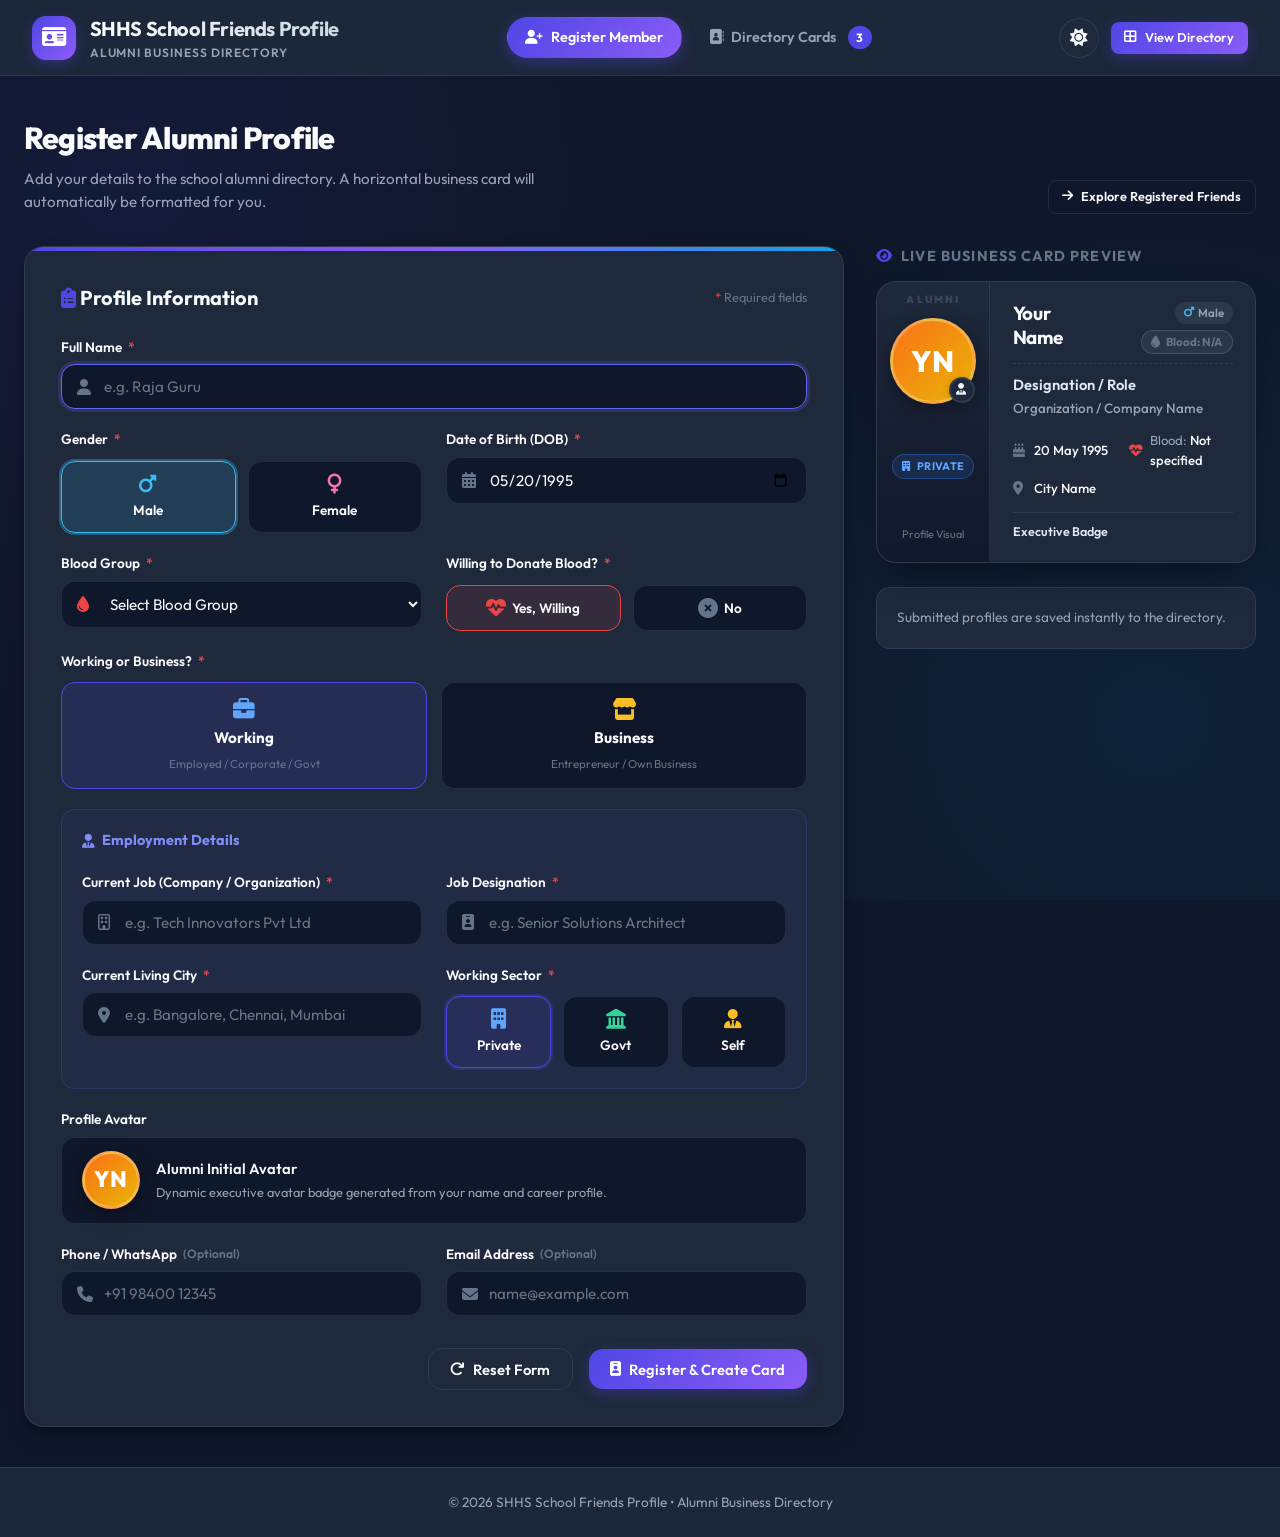
<file: index.html>
<!DOCTYPE html>
<html lang="en" data-theme="dark">

<head>
  <meta charset="UTF-8">
  <meta name="viewport" content="width=device-width, initial-scale=1.0">
  <title>SHHS School Friends Profile | Member Registration</title>

  <!-- Modern Google Fonts -->
  <link rel="preconnect" href="https://fonts.googleapis.com">
  <link rel="preconnect" href="https://fonts.gstatic.com" crossorigin>
  <link
    href="https://fonts.googleapis.com/css2?family=Outfit:wght@400;500;600;700;800&family=Plus+Jakarta+Sans:wght@400;500;600;700&display=swap"
    rel="stylesheet">

  <!-- Font Awesome Icons -->
  <link rel="stylesheet" href="https://cdnjs.cloudflare.com/ajax/libs/font-awesome/6.5.1/css/all.min.css">

  <!-- Custom Styles -->
  <link rel="stylesheet" href="css/style.css">
</head>

<body>

  <!-- Navigation Bar -->
  <header class="site-header">
    <div class="header-container">
      <div class="brand">
        <div class="brand-icon">
          <i class="fas fa-id-card"></i>
        </div>
        <div class="brand-text">
          <h1>SHHS School Friends Profile</h1>
          <p>Alumni Business Directory</p>
        </div>
      </div>

      <nav>
        <ul class="nav-links">
          <li class="nav-item">
            <a href="index.html" class="active">
              <i class="fas fa-user-plus"></i>
              <span>Register Member</span>
            </a>
          </li>
          <li class="nav-item">
            <a href="profiles.html">
              <i class="fas fa-address-book"></i>
              <span>Directory Cards</span>
              <span class="badge-count" id="navProfileCount">0</span>
            </a>
          </li>
        </ul>
      </nav>

      <div class="header-actions">
        <button type="button" class="btn-icon" id="themeToggleBtn" title="Toggle Light/Dark Theme">
          <i class="fas fa-sun"></i>
        </button>
        <a href="profiles.html" class="btn btn-primary btn-sm">
          <i class="fas fa-th-large"></i> View Directory
        </a>
      </div>
    </div>
  </header>

  <!-- Main Content -->
  <main class="main-wrapper">
    <div class="page-intro">
      <div>
        <h2 class="page-title">Register Alumni Profile</h2>
        <p class="page-subtitle">Add your details to the school alumni directory. A horizontal business card
          will automatically be formatted for you.</p>
      </div>
      <div>
        <a href="profiles.html" class="btn btn-outline btn-sm">
          <i class="fas fa-arrow-right"></i> Explore Registered Friends
        </a>
      </div>
    </div>

    <!-- Form & Live Preview Layout -->
    <div class="form-layout">
      <!-- Registration Form -->
      <section class="form-card">
        <div style="display:flex; align-items:center; justify-content:space-between; margin-bottom: 0.5rem;">
          <h3 style="font-size: 1.25rem; font-weight: 700;">
            <i class="fas fa-clipboard-list" style="color: var(--primary);"></i> Profile Information
          </h3>
          <span style="font-size: 0.8rem; color: var(--text-dim);"><span style="color:#ef4444;">*</span> Required
            fields</span>
        </div>

        <form id="profileForm" novalidate>
          <div class="form-grid">

            <!-- Full Name -->
            <div class="form-group form-col-full">
              <label class="form-label" for="fullName">
                <span>Full Name</span> <span class="required">*</span>
              </label>
              <div class="input-wrapper">
                <i class="fas fa-user input-icon"></i>
                <input type="text" id="fullName" class="form-control" placeholder="e.g. Raja Guru" required autofocus>
              </div>
            </div>

            <!-- Gender -->
            <div class="form-group">
              <label class="form-label">
                <span>Gender</span> <span class="required">*</span>
              </label>
              <div style="display: flex; gap: 0.75rem; margin-top: 0.25rem;">
                <label class="sector-option" style="flex: 1; cursor: pointer;">
                  <input type="radio" name="gender" value="Male" id="genderMale" checked>
                  <div class="sector-label">
                    <i class="fas fa-mars" style="color:#38bdf8;"></i>
                    <span>Male</span>
                  </div>
                </label>
                <label class="sector-option" style="flex: 1; cursor: pointer;">
                  <input type="radio" name="gender" value="Female" id="genderFemale">
                  <div class="sector-label">
                    <i class="fas fa-venus" style="color:#f472b6;"></i>
                    <span>Female</span>
                  </div>
                </label>
              </div>
            </div>

            <!-- Date of Birth (DOB) -->
            <div class="form-group">
              <label class="form-label" for="dob">
                <span>Date of Birth (DOB)</span> <span class="required">*</span>
              </label>
              <div class="input-wrapper">
                <i class="fas fa-calendar-alt input-icon"></i>
                <input type="date" id="dob" class="form-control" required value="1995-05-20">
              </div>
            </div>

            <!-- Blood Group -->
            <div class="form-group">
              <label class="form-label" for="bloodGroup">
                <span>Blood Group</span> <span class="required">*</span>
              </label>
              <div class="input-wrapper">
                <i class="fas fa-tint input-icon" style="color: #ef4444;"></i>
                <select id="bloodGroup" class="form-control" required style="padding-left: 2.75rem;">
                  <option value="" selected disabled>Select Blood Group</option>
                  <option value="A+">A+ (A Positive)</option>
                  <option value="A-">A- (A Negative)</option>
                  <option value="B+">B+ (B Positive)</option>
                  <option value="B-">B- (B Negative)</option>
                  <option value="O+">O+ (O Positive)</option>
                  <option value="O-">O- (O Negative)</option>
                  <option value="AB+">AB+ (AB Positive)</option>
                  <option value="AB-">AB- (AB Negative)</option>
                  <option value="Unknown">Don't Know / Other</option>
                </select>
              </div>
            </div>

            <!-- Willing to Donate Blood? -->
            <div class="form-group">
              <label class="form-label">
                <span>Willing to Donate Blood?</span> <span class="required">*</span>
              </label>
              <div style="display: flex; gap: 0.75rem; margin-top: 0.25rem;">
                <label style="flex: 1; cursor: pointer;">
                  <input type="radio" name="willingToDonate" value="Yes" checked style="display: none;" id="donateYes">
                  <div class="sector-label donor-toggle-card active" id="donateYesCard"
                    onclick="document.getElementById('donateYes').checked = true; document.getElementById('donateYes').dispatchEvent(new Event('change'))">
                    <div style="display: flex; align-items: center; gap: 0.4rem;">
                      <i class="fas fa-heartbeat" style="color: #ef4444;"></i>
                      <span>Yes, Willing</span>
                    </div>
                  </div>
                </label>
                <label style="flex: 1; cursor: pointer;">
                  <input type="radio" name="willingToDonate" value="No" style="display: none;" id="donateNo">
                  <div class="sector-label donor-toggle-card" id="donateNoCard"
                    onclick="document.getElementById('donateNo').checked = true; document.getElementById('donateNo').dispatchEvent(new Event('change'))">
                    <div style="display: flex; align-items: center; gap: 0.4rem;">
                      <i class="fas fa-times-circle" style="color: var(--text-dim);"></i>
                      <span>No</span>
                    </div>
                  </div>
                </label>
              </div>
            </div>

            <!-- Career Type: Working or Business -->
            <div class="form-group form-col-full">
              <label class="form-label">
                <span>Working or Business?</span> <span class="required">*</span>
              </label>
              <div style="display: grid; grid-template-columns: 1fr 1fr; gap: 0.85rem; margin-top: 0.25rem;">
                <label style="cursor: pointer;">
                  <input type="radio" name="occupationType" value="Working" checked style="display: none;"
                    id="occWorking">
                  <div class="sector-label occ-type-label" id="occWorkingCard">
                    <i class="fas fa-briefcase" style="color: #60a5fa; font-size: 1.35rem;"></i>
                    <strong style="font-size: 0.95rem;">Working</strong>
                    <span style="font-size: 0.72rem; color: var(--text-dim); font-weight: normal;">Employed / Corporate
                      / Govt</span>
                  </div>
                </label>
                <label style="cursor: pointer;">
                  <input type="radio" name="occupationType" value="Business" style="display: none;" id="occBusiness">
                  <div class="sector-label occ-type-label" id="occBusinessCard">
                    <i class="fas fa-store" style="color: #fbbf24; font-size: 1.35rem;"></i>
                    <strong style="font-size: 0.95rem;">Business</strong>
                    <span style="font-size: 0.72rem; color: var(--text-dim); font-weight: normal;">Entrepreneur / Own
                      Business</span>
                  </div>
                </label>
              </div>
            </div>

            <!-- SECTION A: WORKING DETAILS (Shown when 'Working' is selected) -->
            <div id="workingSection" class="form-col-full"
              style="display: grid; grid-template-columns: repeat(2, 1fr); gap: 1.25rem 1.5rem; padding: 1.25rem; background: rgba(99, 102, 241, 0.05); border: 1px solid rgba(99, 102, 241, 0.2); border-radius: var(--radius-md);">
              <div class="form-col-full"
                style="display: flex; align-items: center; gap: 0.45rem; font-weight: 700; color: #818cf8; font-size: 0.9rem;">
                <i class="fas fa-user-tie"></i> <span>Employment Details</span>
              </div>

              <!-- Current Job / Organization -->
              <div class="form-group">
                <label class="form-label" for="currentJob">
                  <span>Current Job (Company / Organization)</span> <span class="required">*</span>
                </label>
                <div class="input-wrapper">
                  <i class="far fa-building input-icon"></i>
                  <input type="text" id="currentJob" class="form-control" placeholder="e.g. Tech Innovators Pvt Ltd">
                </div>
              </div>

              <!-- Job Designation -->
              <div class="form-group">
                <label class="form-label" for="jobDesignation">
                  <span>Job Designation</span> <span class="required">*</span>
                </label>
                <div class="input-wrapper">
                  <i class="fas fa-id-badge input-icon"></i>
                  <input type="text" id="jobDesignation" class="form-control"
                    placeholder="e.g. Senior Solutions Architect">
                </div>
              </div>

              <!-- Current Living City (Working) -->
              <div class="form-group">
                <label class="form-label" for="currentCity">
                  <span>Current Living City</span> <span class="required">*</span>
                </label>
                <div class="input-wrapper">
                  <i class="fas fa-map-marker-alt input-icon"></i>
                  <input type="text" id="currentCity" class="form-control"
                    placeholder="e.g. Bangalore, Chennai, Mumbai">
                </div>
              </div>

              <!-- Working Sector (Self, Private, Govt) -->
              <div class="form-group">
                <label class="form-label">
                  <span>Working Sector</span> <span class="required">*</span>
                </label>
                <div class="sector-options">
                  <label class="sector-option">
                    <input type="radio" name="workingSector" value="Private" checked>
                    <div class="sector-label">
                      <i class="fas fa-building" style="color: #60a5fa;"></i>
                      <span>Private</span>
                    </div>
                  </label>
                  <label class="sector-option">
                    <input type="radio" name="workingSector" value="Govt">
                    <div class="sector-label">
                      <i class="fas fa-landmark" style="color: #34d399;"></i>
                      <span>Govt</span>
                    </div>
                  </label>
                  <label class="sector-option">
                    <input type="radio" name="workingSector" value="Self">
                    <div class="sector-label">
                      <i class="fas fa-user-tie" style="color: #fbbf24;"></i>
                      <span>Self</span>
                    </div>
                  </label>
                </div>
              </div>
            </div>

            <!-- SECTION B: BUSINESS DETAILS (Shown when 'Business' is selected) -->
            <div id="businessSection" class="form-col-full"
              style="display: none; grid-template-columns: repeat(2, 1fr); gap: 1.25rem 1.5rem; padding: 1.25rem; background: rgba(245, 158, 11, 0.06); border: 1px solid rgba(245, 158, 11, 0.25); border-radius: var(--radius-md);">
              <div class="form-col-full" style="display: flex; align-items: center; justify-content: space-between;">
                <div
                  style="display: flex; align-items: center; gap: 0.45rem; font-weight: 700; color: #fbbf24; font-size: 0.9rem;">
                  <i class="fas fa-store-alt"></i> <span>Business & Enterprise Details</span>
                </div>
                <span
                  style="font-size: 0.72rem; color: #fbbf24; background: rgba(245,158,11,0.15); padding: 0.15rem 0.5rem; border-radius: 99px;">Entrepreneur</span>
              </div>

              <!-- Business Name -->
              <div class="form-group">
                <label class="form-label" for="businessName">
                  <span>Business Name</span> <span class="required">*</span>
                </label>
                <div class="input-wrapper">
                  <i class="fas fa-store input-icon"></i>
                  <input type="text" id="businessName" class="form-control"
                    placeholder="e.g. Bose Artisanal Coffee Roasters">
                </div>
              </div>

              <!-- Company Name -->
              <div class="form-group">
                <label class="form-label" for="bizCompanyName">
                  <span>Company / Legal Entity Name</span> <span class="required">*</span>
                </label>
                <div class="input-wrapper">
                  <i class="far fa-building input-icon"></i>
                  <input type="text" id="bizCompanyName" class="form-control"
                    placeholder="e.g. Bose Beverage Ventures LLP / Pvt Ltd">
                </div>
              </div>

              <!-- Job Designation in Business -->
              <div class="form-group">
                <label class="form-label" for="bizJobDesignation">
                  <span>Job Designation</span> <span class="required">*</span>
                </label>
                <div class="input-wrapper">
                  <i class="fas fa-award input-icon"></i>
                  <input type="text" id="bizJobDesignation" class="form-control"
                    placeholder="e.g. Founder & CEO, Managing Director">
                </div>
              </div>

              <!-- Business Location -->
              <div class="form-group">
                <label class="form-label" for="businessLocation">
                  <span>Business Location</span> <span class="required">*</span>
                </label>
                <div class="input-wrapper">
                  <i class="fas fa-map-marked-alt input-icon"></i>
                  <input type="text" id="businessLocation" class="form-control"
                    placeholder="e.g. Coimbatore / Indiranagar, Bangalore">
                </div>
              </div>

              <!-- Current Living City (Business) -->
              <div class="form-group">
                <label class="form-label" for="bizLivingCity">
                  <span>Current Living City</span> <span class="required">*</span>
                </label>
                <div class="input-wrapper">
                  <i class="fas fa-home input-icon"></i>
                  <input type="text" id="bizLivingCity" class="form-control" placeholder="e.g. Coimbatore">
                </div>
              </div>

              <!-- Bonus / Idea Field: Business Category & Website -->
              <div class="form-group">
                <label class="form-label" for="businessCategory">
                  <span>Business Industry / Category</span> <span
                    style="font-size:0.75rem; color:var(--text-dim);">(Suggested)</span>
                </label>
                <div class="input-wrapper">
                  <i class="fas fa-tags input-icon"></i>
                  <input type="text" id="businessCategory" class="form-control"
                    placeholder="e.g. Retail, Food & Beverage, Tech, Consulting">
                </div>
              </div>

              <div class="form-group form-col-full">
                <label class="form-label" for="businessWebsite">
                  <span>Business Website / Social / Catalog</span> <span
                    style="font-size:0.75rem; color:var(--text-dim);">(Suggested)</span>
                </label>
                <div class="input-wrapper">
                  <i class="fas fa-globe input-icon"></i>
                  <input type="url" id="businessWebsite" class="form-control"
                    placeholder="https://mybusiness.com or Instagram/WhatsApp link">
                </div>
              </div>
            </div>

            <!-- Profile Avatar Preview -->
            <div class="form-group form-col-full">
              <label class="form-label">
                <span>Profile Avatar</span>
              </label>
              <div
                style="display: flex; align-items: center; gap: 1rem; padding: 0.85rem 1.25rem; background: var(--bg-input); border: 1px solid var(--border-color); border-radius: var(--radius-md);">
                <div class="biz-avatar-box" style="width: 58px; height: 58px; margin: 0; flex-shrink: 0;">
                  <div class="biz-avatar-circle" id="formAvatarCircle"
                    style="background: linear-gradient(135deg, #4f46e5, #06b6d4); font-size: 1.4rem;">
                    <span id="formAvatarInitials">RG</span>
                  </div>
                </div>
                <div>
                  <div style="font-weight: 600; font-size: 0.92rem; color: var(--text-main);">
                    Alumni Initial Avatar
                  </div>
                  <p style="font-size: 0.8rem; color: var(--text-muted); margin-top: 0.15rem;">
                    Dynamic executive avatar badge generated from your name and career profile.
                  </p>
                </div>
              </div>
            </div>

            <!-- Optional Contact Information -->
            <div class="form-group">
              <label class="form-label" for="phone">
                <span>Phone / WhatsApp</span> <span style="font-size:0.75rem; color:var(--text-dim);">(Optional)</span>
              </label>
              <div class="input-wrapper">
                <i class="fas fa-phone input-icon"></i>
                <input type="tel" id="phone" class="form-control" placeholder="+91 98400 12345">
              </div>
            </div>

            <div class="form-group">
              <label class="form-label" for="email">
                <span>Email Address</span> <span style="font-size:0.75rem; color:var(--text-dim);">(Optional)</span>
              </label>
              <div class="input-wrapper">
                <i class="fas fa-envelope input-icon"></i>
                <input type="email" id="email" class="form-control" placeholder="name@example.com">
              </div>
            </div>

          </div>

          <!-- Form Actions -->
          <div class="form-actions-bar"
            style="margin-top: 2rem; display: flex; align-items: center; justify-content: flex-end; gap: 1rem;">
            <button type="button" id="resetFormBtn" class="btn btn-outline">
              <i class="fas fa-redo"></i> Reset Form
            </button>
            <button type="submit" class="btn btn-primary">
              <i class="fas fa-id-badge"></i> Register & Create Card
            </button>
          </div>
        </form>
      </section>

      <!-- Right Column: Live 30:70 Business Card Preview -->
      <aside class="live-preview-panel">
        <div class="preview-title">
          <i class="fas fa-eye" style="color: var(--primary);"></i> Live Business Card Preview
        </div>

        <div class="biz-card" style="box-shadow: var(--shadow-lg);">
          <!-- 30% Visual -->
          <div class="biz-card-visual">
            <div class="biz-avatar-box">
              <div class="biz-avatar-circle" id="previewAvatarCircle"
                style="background: linear-gradient(135deg, #4f46e5, #06b6d4);">
                <span id="previewAvatarInitials">RG</span>
                <div class="biz-avatar-badge" id="previewAvatarBadge">
                  <i class="fas fa-user-tie"></i>
                </div>
              </div>
            </div>
            <span id="previewSectorBadge" class="sector-badge sector-private">
              <i class="fas fa-briefcase"></i> <span id="previewSectorText">Private</span>
            </span>
            <span style="font-size:0.68rem; color:var(--text-dim); margin-top:0.3rem;">Profile Visual</span>
          </div>

          <!-- 70% Details -->
          <div class="biz-card-content">
            <div>
              <div class="biz-card-header">
                <h3 class="biz-name" id="previewName">Your Name Here</h3>
                <div
                  style="display: flex; gap: 0.35rem; align-items: center; flex-wrap: wrap; justify-content: flex-end;">
                  <span class="biz-gender-tag" id="previewGender">
                    <i class="fas fa-mars"></i> Male
                  </span>
                  <span class="blood-badge neutral" id="previewBloodBadge" title="Blood Group & Donor Status">
                    <i class="fas fa-tint"></i> <span id="previewBloodText">Blood: N/A</span>
                  </span>
                </div>
              </div>

              <div class="biz-role-section">
                <div class="biz-designation" id="previewRole">Designation / Role</div>
                <div class="biz-company" id="previewCompany">Organization / Company</div>
              </div>

              <div class="biz-meta-grid">
                <div class="biz-meta-item" title="Date of Birth">
                  <i class="fas fa-birthday-cake"></i>
                  <div><strong id="previewDob">20 May 1995</strong></div>
                </div>
                <div class="biz-meta-item" title="Blood Group &amp; Donor Status">
                  <i class="fas fa-heartbeat" style="color: #ef4444;"></i>
                  <div>Blood: <strong id="previewMetaBlood">Not specified</strong></div>
                </div>
                <div class="biz-meta-item">
                  <i class="fas fa-map-marker-alt"></i>
                  <div><strong id="previewCity">City Name</strong></div>
                </div>
              </div>
            </div>

            <div class="biz-card-footer">
              <span style="color: var(--primary-light); font-weight: 600;">Executive Badge</span>
            </div>
          </div>
        </div>

        <!-- Quick Help Card -->
        <div
          style="margin-top: 1.5rem; background: var(--bg-surface); border: 1px solid var(--border-color); border-radius: var(--radius-md); padding: 1.25rem; font-size: 0.85rem; color: var(--text-muted);">
          <!-- <div
            style="font-weight: 700; color: var(--text-main); margin-bottom: 0.5rem; display: flex; align-items: center; gap: 0.4rem;">
            <i class="fas fa-database" style="color: var(--secondary);"></i> Local & JSON Storage
          </div> -->
          <p style="line-height: 1.45;">
            Submitted profiles are saved instantly to the directory.
          </p>
        </div>
      </aside>
    </div>
  </main>

  <!-- Success Modal -->
  <div class="modal-backdrop" id="successModal">
    <div class="modal-card" style="text-align: center;">
      <div
        style="width: 60px; height: 60px; background: rgba(16, 185, 129, 0.15); border-radius: 50%; color: #10b981; display: inline-flex; align-items: center; justify-content: center; font-size: 1.75rem; margin-bottom: 1rem;">
        <i class="fas fa-check"></i>
      </div>
      <h3 style="font-size: 1.4rem; font-weight: 700; margin-bottom: 0.5rem;">Registration Successful!</h3>
      <p style="color: var(--text-muted); font-size: 0.95rem; margin-bottom: 1.5rem;">
        Your school friend profile has been saved. You can now view your business card in the directory.
      </p>
      <div style="display: flex; gap: 0.75rem; justify-content: center;">
        <button type="button" class="btn btn-outline"
          onclick="document.getElementById('successModal').classList.remove('open');">
          Add Another
        </button>
        <a href="profiles.html" class="btn btn-primary">
          <i class="fas fa-address-book"></i> View Cards
        </a>
      </div>
    </div>
  </div>

  <!-- Footer -->
  <footer class="site-footer">
    <p>&copy; 2026 SHHS School Friends Profile &bull; Alumni Business Directory </p>
  </footer>

  <!-- Scripts -->
  <script src="js/app.js"></script>
  <script src="js/form.js"></script>
</body>

</html>
</file>
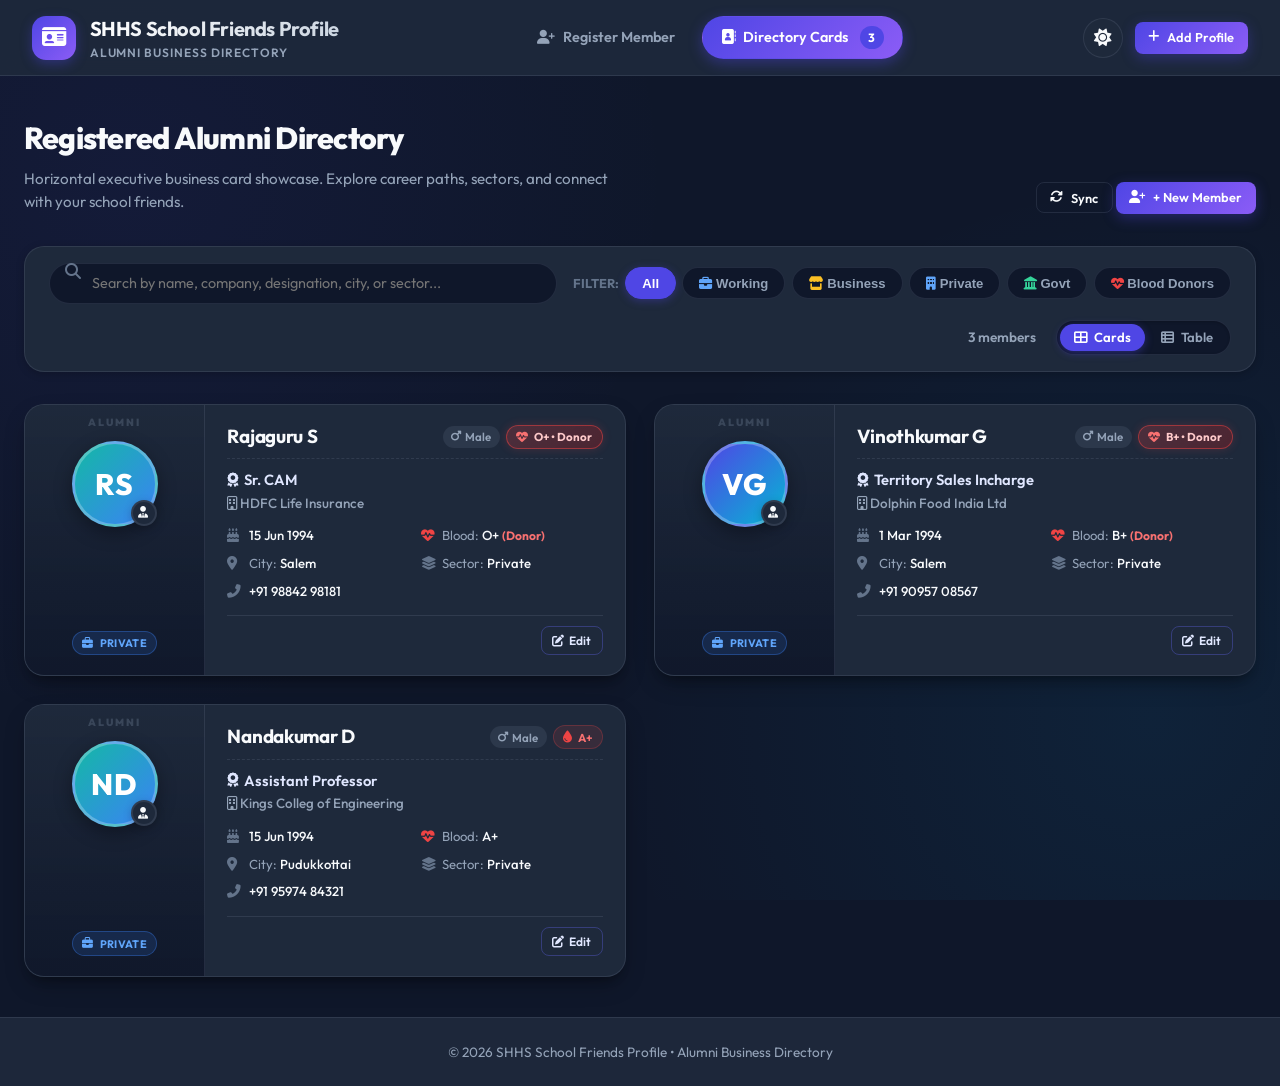
<file: profiles.html>
<!DOCTYPE html>
<html lang="en" data-theme="dark">

<head>
  <meta charset="UTF-8">
  <meta name="viewport" content="width=device-width, initial-scale=1.0">
  <title>SHHS School Friends Profile | Business Card Directory</title>

  <!-- Modern Google Fonts -->
  <link rel="preconnect" href="https://fonts.googleapis.com">
  <link rel="preconnect" href="https://fonts.gstatic.com" crossorigin>
  <link
    href="https://fonts.googleapis.com/css2?family=Outfit:wght@400;500;600;700;800&family=Plus+Jakarta+Sans:wght@400;500;600;700&display=swap"
    rel="stylesheet">

  <!-- Font Awesome Icons -->
  <link rel="stylesheet" href="https://cdnjs.cloudflare.com/ajax/libs/font-awesome/6.5.1/css/all.min.css">

  <!-- Custom Styles -->
  <link rel="stylesheet" href="css/style.css">
</head>

<body>

  <!-- Navigation Bar -->
  <header class="site-header">
    <div class="header-container">
      <div class="brand">
        <div class="brand-icon">
          <i class="fas fa-id-card"></i>
        </div>
        <div class="brand-text">
          <h1>SHHS School Friends Profile</h1>
          <p>Alumni Business Directory</p>
        </div>
      </div>

      <nav>
        <ul class="nav-links">
          <li class="nav-item">
            <a href="index.html">
              <i class="fas fa-user-plus"></i>
              <span>Register Member</span>
            </a>
          </li>
          <li class="nav-item">
            <a href="profiles.html" class="active">
              <i class="fas fa-address-book"></i>
              <span>Directory Cards</span>
              <span class="badge-count" id="navProfileCount">0</span>
            </a>
          </li>
        </ul>
      </nav>

      <div class="header-actions">
        <button type="button" class="btn-icon" id="themeToggleBtn" title="Toggle Light/Dark Theme">
          <i class="fas fa-sun"></i>
        </button>
        <a href="index.html" class="btn btn-primary btn-sm">
          <i class="fas fa-plus"></i> Add Profile
        </a>
      </div>
    </div>
  </header>

  <!-- Main Content -->
  <main class="main-wrapper">
    <!-- Page Header Intro -->
    <div class="page-intro">
      <div>
        <h2 class="page-title">Registered Alumni Directory</h2>
        <p class="page-subtitle">Horizontal executive business card showcase. Explore career paths, sectors, and
          connect with your school friends.</p>
      </div>
      <div class="page-intro-actions">
        <button type="button" class="btn btn-outline btn-sm" id="syncSheetBtn"
          title="Sync latest registrations from Database">
          <i class="fas fa-sync-alt"></i> Sync
        </button>
        <a href="index.html" class="btn btn-primary btn-sm">
          <i class="fas fa-user-plus"></i> + New Member
        </a>
      </div>
    </div>

    <!-- Search & Filter Controls -->
    <section class="filter-bar">
      <!-- Search Input -->
      <div class="search-box">
        <i class="fas fa-search input-icon"></i>
        <input type="text" id="searchQuery" class="search-input"
          placeholder="Search by name, company, designation, city, or sector...">
      </div>

      <!-- Filter Category Pills -->
      <div class="filter-pills">
        <span
          style="font-size: 0.8rem; font-weight: 700; color: var(--text-dim); text-transform: uppercase;">Filter:</span>
        <button type="button" class="filter-pill active" data-filter="ALL">All</button>
        <button type="button" class="filter-pill" data-filter="Working">
          <i class="fas fa-briefcase" style="color: #60a5fa;"></i> Working
        </button>
        <button type="button" class="filter-pill" data-filter="Business">
          <i class="fas fa-store" style="color: #fbbf24;"></i> Business
        </button>
        <button type="button" class="filter-pill" data-filter="Private">
          <i class="fas fa-building" style="color: #60a5fa;"></i> Private
        </button>
        <button type="button" class="filter-pill" data-filter="Govt">
          <i class="fas fa-landmark" style="color: #34d399;"></i> Govt
        </button>
        <button type="button" class="filter-pill" data-filter="Donor">
          <i class="fas fa-heartbeat" style="color: #ef4444;"></i> Blood Donors
        </button>
      </div>

      <div class="filter-bar-right">
        <div style="font-size: 0.85rem; color: var(--text-muted); font-weight: 600;" id="filteredCount">
          <span class="loading-pulse-badge"><i class="fas fa-circle-notch fa-spin"></i> Loading alumni profiles from database...</span>
        </div>

        <!-- View Switcher (Card View vs Table View) -->
        <div class="view-toggle-wrap" role="group" aria-label="Directory View Mode">
          <button type="button" class="view-toggle-btn active" id="viewCardBtn" title="Cards View" data-view="cards">
            <i class="fas fa-th-large"></i> <span>Cards</span>
          </button>
          <button type="button" class="view-toggle-btn" id="viewTableBtn" title="Table View" data-view="table">
            <i class="fas fa-table-list"></i> <span>Table</span>
          </button>
        </div>
      </div>
    </section>

    <!-- 30:70 Horizontal Business Cards Grid -->
    <section class="biz-cards-grid" id="bizCardsContainer">
      <!-- Initial Skeleton Shimmer Cards -->
      <article class="biz-card skeleton-card" aria-hidden="true">
        <div class="biz-card-visual">
          <div class="biz-avatar-box">
            <div class="skeleton-avatar skeleton-shimmer"></div>
          </div>
          <div class="skeleton-shimmer skeleton-pill" style="width: 82px; height: 26px; margin-top: 0.65rem;"></div>
        </div>
        <div class="biz-card-content">
          <div>
            <div class="biz-card-header" style="margin-bottom: 0.75rem;">
              <div class="skeleton-shimmer" style="width: 48%; height: 26px; border-radius: 6px;"></div>
              <div style="display: flex; gap: 0.4rem;">
                <div class="skeleton-shimmer skeleton-pill" style="width: 58px; height: 22px;"></div>
                <div class="skeleton-shimmer skeleton-pill" style="width: 78px; height: 22px;"></div>
              </div>
            </div>
            <div class="biz-role-section" style="margin-bottom: 0.85rem;">
              <div class="skeleton-shimmer" style="width: 65%; height: 18px; border-radius: 4px; margin-bottom: 0.4rem;"></div>
              <div class="skeleton-shimmer" style="width: 42%; height: 16px; border-radius: 4px;"></div>
            </div>
            <div class="biz-meta-grid">
              <div class="skeleton-shimmer" style="height: 38px; border-radius: 8px;"></div>
              <div class="skeleton-shimmer" style="height: 38px; border-radius: 8px;"></div>
              <div class="skeleton-shimmer" style="height: 38px; border-radius: 8px;"></div>
              <div class="skeleton-shimmer" style="height: 38px; border-radius: 8px;"></div>
            </div>
          </div>
          <div class="biz-card-footer" style="margin-top: 1rem;">
            <div class="skeleton-shimmer" style="width: 72px; height: 28px; border-radius: 6px; margin-left: auto;"></div>
          </div>
        </div>
      </article>

      <article class="biz-card skeleton-card" aria-hidden="true">
        <div class="biz-card-visual">
          <div class="biz-avatar-box">
            <div class="skeleton-avatar skeleton-shimmer"></div>
          </div>
          <div class="skeleton-shimmer skeleton-pill" style="width: 82px; height: 26px; margin-top: 0.65rem;"></div>
        </div>
        <div class="biz-card-content">
          <div>
            <div class="biz-card-header" style="margin-bottom: 0.75rem;">
              <div class="skeleton-shimmer" style="width: 52%; height: 26px; border-radius: 6px;"></div>
              <div style="display: flex; gap: 0.4rem;">
                <div class="skeleton-shimmer skeleton-pill" style="width: 58px; height: 22px;"></div>
                <div class="skeleton-shimmer skeleton-pill" style="width: 78px; height: 22px;"></div>
              </div>
            </div>
            <div class="biz-role-section" style="margin-bottom: 0.85rem;">
              <div class="skeleton-shimmer" style="width: 60%; height: 18px; border-radius: 4px; margin-bottom: 0.4rem;"></div>
              <div class="skeleton-shimmer" style="width: 45%; height: 16px; border-radius: 4px;"></div>
            </div>
            <div class="biz-meta-grid">
              <div class="skeleton-shimmer" style="height: 38px; border-radius: 8px;"></div>
              <div class="skeleton-shimmer" style="height: 38px; border-radius: 8px;"></div>
              <div class="skeleton-shimmer" style="height: 38px; border-radius: 8px;"></div>
              <div class="skeleton-shimmer" style="height: 38px; border-radius: 8px;"></div>
            </div>
          </div>
          <div class="biz-card-footer" style="margin-top: 1rem;">
            <div class="skeleton-shimmer" style="width: 72px; height: 28px; border-radius: 6px; margin-left: auto;"></div>
          </div>
        </div>
      </article>

      <article class="biz-card skeleton-card" aria-hidden="true">
        <div class="biz-card-visual">
          <div class="biz-avatar-box">
            <div class="skeleton-avatar skeleton-shimmer"></div>
          </div>
          <div class="skeleton-shimmer skeleton-pill" style="width: 82px; height: 26px; margin-top: 0.65rem;"></div>
        </div>
        <div class="biz-card-content">
          <div>
            <div class="biz-card-header" style="margin-bottom: 0.75rem;">
              <div class="skeleton-shimmer" style="width: 44%; height: 26px; border-radius: 6px;"></div>
              <div style="display: flex; gap: 0.4rem;">
                <div class="skeleton-shimmer skeleton-pill" style="width: 58px; height: 22px;"></div>
                <div class="skeleton-shimmer skeleton-pill" style="width: 78px; height: 22px;"></div>
              </div>
            </div>
            <div class="biz-role-section" style="margin-bottom: 0.85rem;">
              <div class="skeleton-shimmer" style="width: 55%; height: 18px; border-radius: 4px; margin-bottom: 0.4rem;"></div>
              <div class="skeleton-shimmer" style="width: 38%; height: 16px; border-radius: 4px;"></div>
            </div>
            <div class="biz-meta-grid">
              <div class="skeleton-shimmer" style="height: 38px; border-radius: 8px;"></div>
              <div class="skeleton-shimmer" style="height: 38px; border-radius: 8px;"></div>
              <div class="skeleton-shimmer" style="height: 38px; border-radius: 8px;"></div>
              <div class="skeleton-shimmer" style="height: 38px; border-radius: 8px;"></div>
            </div>
          </div>
          <div class="biz-card-footer" style="margin-top: 1rem;">
            <div class="skeleton-shimmer" style="width: 72px; height: 28px; border-radius: 6px; margin-left: auto;"></div>
          </div>
        </div>
      </article>
    </section>

    <!-- Executive Directory Table View -->
    <section class="biz-table-container" id="bizTableContainer" style="display: none;">
      <div class="table-responsive">
        <table class="biz-table" id="bizTable">
          <thead>
            <tr>
              <th scope="col" style="min-width: 220px;">Member</th>
              <th scope="col" style="min-width: 200px;">Career & Role</th>
              <th scope="col" style="min-width: 120px;">Sector</th>
              <th scope="col" style="min-width: 140px;">Location</th>
              <th scope="col" style="min-width: 110px;">Blood Group</th>
              <th scope="col" style="min-width: 140px;">Contact</th>
              <th scope="col" style="text-align: right; min-width: 90px;">Action</th>
            </tr>
          </thead>
          <tbody id="bizTableBody">
            <!-- Table Skeleton Shimmer Rows -->
            <tr class="skeleton-table-row" aria-hidden="true">
              <td>
                <div class="table-member-cell">
                  <div class="skeleton-shimmer" style="width: 40px; height: 40px; border-radius: 50%; flex-shrink: 0;"></div>
                  <div style="flex: 1;">
                    <div class="skeleton-shimmer" style="width: 120px; height: 16px; border-radius: 4px; margin-bottom: 5px;"></div>
                    <div class="skeleton-shimmer" style="width: 70px; height: 12px; border-radius: 4px;"></div>
                  </div>
                </div>
              </td>
              <td>
                <div class="table-role-cell">
                  <div class="skeleton-shimmer" style="width: 140px; height: 16px; border-radius: 4px; margin-bottom: 5px;"></div>
                  <div class="skeleton-shimmer" style="width: 110px; height: 14px; border-radius: 4px;"></div>
                </div>
              </td>
              <td><div class="skeleton-shimmer skeleton-pill" style="width: 80px; height: 24px;"></div></td>
              <td><div class="skeleton-shimmer" style="width: 95px; height: 16px; border-radius: 4px;"></div></td>
              <td><div class="skeleton-shimmer skeleton-pill" style="width: 65px; height: 22px;"></div></td>
              <td><div class="skeleton-shimmer" style="width: 105px; height: 16px; border-radius: 4px;"></div></td>
              <td style="text-align: right;"><div class="skeleton-shimmer" style="width: 65px; height: 28px; border-radius: 6px; margin-left: auto;"></div></td>
            </tr>
            <tr class="skeleton-table-row" aria-hidden="true">
              <td>
                <div class="table-member-cell">
                  <div class="skeleton-shimmer" style="width: 40px; height: 40px; border-radius: 50%; flex-shrink: 0;"></div>
                  <div style="flex: 1;">
                    <div class="skeleton-shimmer" style="width: 130px; height: 16px; border-radius: 4px; margin-bottom: 5px;"></div>
                    <div class="skeleton-shimmer" style="width: 60px; height: 12px; border-radius: 4px;"></div>
                  </div>
                </div>
              </td>
              <td>
                <div class="table-role-cell">
                  <div class="skeleton-shimmer" style="width: 130px; height: 16px; border-radius: 4px; margin-bottom: 5px;"></div>
                  <div class="skeleton-shimmer" style="width: 90px; height: 14px; border-radius: 4px;"></div>
                </div>
              </td>
              <td><div class="skeleton-shimmer skeleton-pill" style="width: 80px; height: 24px;"></div></td>
              <td><div class="skeleton-shimmer" style="width: 95px; height: 16px; border-radius: 4px;"></div></td>
              <td><div class="skeleton-shimmer skeleton-pill" style="width: 65px; height: 22px;"></div></td>
              <td><div class="skeleton-shimmer" style="width: 105px; height: 16px; border-radius: 4px;"></div></td>
              <td style="text-align: right;"><div class="skeleton-shimmer" style="width: 65px; height: 28px; border-radius: 6px; margin-left: auto;"></div></td>
            </tr>
          </tbody>
        </table>
      </div>
    </section>
  </main>

  <!-- Footer -->
  <footer class="site-footer">
    <p>&copy; 2026 SHHS School Friends Profile &bull; Alumni Business Directory </p>
  </footer>

  <!-- Scripts -->
  <script src="js/app.js"></script>
  <script src="js/profiles.js"></script>
</body>

</html>
</file>
<file: css/style.css>
/* ==========================================================================
   School Friends Profile - Modern Executive Business Card Design System
   ========================================================================== */

:root {
  --primary: #4f46e5;
  --primary-hover: #4338ca;
  --primary-light: #e0e7ff;
  --secondary: #0ea5e9;
  --accent: #8b5cf6;

  --bg-app: #0f172a;
  --bg-surface: #1e293b;
  --bg-surface-elevated: #334155;
  --bg-card: rgba(30, 41, 59, 0.95);
  --bg-input: #0f172a;

  --text-main: #f8fafc;
  --text-muted: #94a3b8;
  --text-dim: #64748b;

  --border-color: rgba(148, 163, 184, 0.15);
  --border-focus: #6366f1;

  --sector-private-bg: rgba(59, 130, 246, 0.15);
  --sector-private-text: #60a5fa;
  --sector-private-border: rgba(59, 130, 246, 0.35);

  --sector-govt-bg: rgba(16, 185, 129, 0.15);
  --sector-govt-text: #34d399;
  --sector-govt-border: rgba(16, 185, 129, 0.35);

  --sector-self-bg: rgba(245, 158, 11, 0.15);
  --sector-self-text: #fbbf24;
  --sector-self-border: rgba(245, 158, 11, 0.35);

  --radius-sm: 8px;
  --radius-md: 14px;
  --radius-lg: 20px;
  --radius-full: 9999px;

  --shadow-sm: 0 2px 8px rgba(0, 0, 0, 0.2);
  --shadow-md: 0 10px 25px -5px rgba(0, 0, 0, 0.3), 0 8px 10px -6px rgba(0, 0, 0, 0.3);
  --shadow-lg: 0 20px 40px -15px rgba(0, 0, 0, 0.5);
  --shadow-glow: 0 0 25px rgba(99, 102, 241, 0.25);

  --transition: all 0.25s cubic-bezier(0.4, 0, 0.2, 1);
  --font-family: 'Outfit', 'Plus Jakarta Sans', -apple-system, BlinkMacSystemFont, sans-serif;
}

/* Light Theme Variables */
[data-theme="light"] {
  --bg-app: #f1f5f9;
  --bg-surface: #ffffff;
  --bg-surface-elevated: #f8fafc;
  --bg-card: rgba(255, 255, 255, 0.96);
  --bg-input: #f8fafc;

  --text-main: #0f172a;
  --text-muted: #475569;
  --text-dim: #94a3b8;

  --border-color: rgba(203, 213, 225, 0.8);
  --border-focus: #4f46e5;

  --sector-private-bg: #eff6ff;
  --sector-private-text: #1d4ed8;
  --sector-private-border: #bfdbfe;

  --sector-govt-bg: #ecfdf5;
  --sector-govt-text: #047857;
  --sector-govt-border: #a7f3d0;

  --sector-self-bg: #fffbeb;
  --sector-self-text: #b45309;
  --sector-self-border: #fde68a;

  --shadow-sm: 0 2px 6px rgba(15, 23, 42, 0.05);
  --shadow-md: 0 10px 25px -5px rgba(15, 23, 42, 0.08);
  --shadow-lg: 0 20px 35px -10px rgba(15, 23, 42, 0.12);
}

/* Reset & Base */
*,
*::before,
*::after {
  box-sizing: border-box;
  margin: 0;
  padding: 0;
}

body {
  font-family: var(--font-family);
  background-color: var(--bg-app);
  color: var(--text-main);
  min-height: 100vh;
  line-height: 1.5;
  display: flex;
  flex-direction: column;
  transition: background-color 0.3s ease, color 0.3s ease;
  overflow-x: hidden;
  background-image:
    radial-gradient(circle at 10% 20%, rgba(79, 70, 229, 0.08) 0%, transparent 40%),
    radial-gradient(circle at 90% 80%, rgba(14, 165, 233, 0.08) 0%, transparent 40%);
  background-attachment: fixed;
}

a {
  color: inherit;
  text-decoration: none;
}

/* ==========================================================================
   Header & Navigation
   ========================================================================== */
.site-header {
  position: sticky;
  top: 0;
  z-index: 100;
  background: var(--bg-card);
  backdrop-filter: blur(12px);
  -webkit-backdrop-filter: blur(12px);
  border-bottom: 1px solid var(--border-color);
  padding: 0.85rem 2rem;
  transition: var(--transition);
}

.header-container {
  max-width: 1300px;
  margin: 0 auto;
  display: flex;
  align-items: center;
  justify-content: space-between;
  gap: 1.5rem;
}

.brand {
  display: flex;
  align-items: center;
  gap: 0.85rem;
}

.brand-icon {
  width: 44px;
  height: 44px;
  border-radius: var(--radius-md);
  background: linear-gradient(135deg, var(--primary), var(--accent));
  display: flex;
  align-items: center;
  justify-content: center;
  color: #fff;
  font-size: 1.35rem;
  box-shadow: 0 4px 12px rgba(79, 70, 229, 0.35);
}

.brand-text h1 {
  font-size: 1.25rem;
  font-weight: 700;
  letter-spacing: -0.02em;
  background: linear-gradient(120deg, #fff, #cbd5e1);
  -webkit-background-clip: text;
  -webkit-text-fill-color: transparent;
}

[data-theme="light"] .brand-text h1 {
  background: linear-gradient(120deg, #0f172a, #334155);
  -webkit-background-clip: text;
  -webkit-text-fill-color: transparent;
}

.brand-text p {
  font-size: 0.75rem;
  color: var(--text-muted);
  text-transform: uppercase;
  letter-spacing: 0.08em;
  font-weight: 600;
}

.nav-links {
  display: flex;
  align-items: center;
  gap: 0.5rem;
  list-style: none;
}

.nav-item a {
  display: flex;
  align-items: center;
  gap: 0.5rem;
  padding: 0.55rem 1.1rem;
  font-size: 0.9rem;
  font-weight: 600;
  border-radius: var(--radius-full);
  color: var(--text-muted);
  transition: var(--transition);
  border: 1px solid transparent;
}

.nav-item a:hover {
  color: var(--text-main);
  background: rgba(148, 163, 184, 0.1);
}

.nav-item a.active {
  color: #ffffff;
  background: linear-gradient(135deg, var(--primary), var(--accent));
  box-shadow: 0 4px 14px rgba(79, 70, 229, 0.4);
}

.header-actions {
  display: flex;
  align-items: center;
  gap: 0.75rem;
}

.btn-icon {
  width: 40px;
  height: 40px;
  border-radius: var(--radius-full);
  background: var(--bg-surface);
  border: 1px solid var(--border-color);
  color: var(--text-main);
  display: flex;
  align-items: center;
  justify-content: center;
  cursor: pointer;
  transition: var(--transition);
  font-size: 1.1rem;
}

.btn-icon:hover {
  background: var(--bg-surface-elevated);
  transform: translateY(-2px);
  border-color: var(--border-focus);
}

.badge-count {
  background: var(--primary);
  color: white;
  font-size: 0.75rem;
  padding: 0.15rem 0.55rem;
  border-radius: var(--radius-full);
  font-weight: 700;
  margin-left: 0.25rem;
}

/* ==========================================================================
   Main Content Layout
   ========================================================================== */
.main-wrapper {
  flex: 1;
  max-width: 1300px;
  width: 100%;
  margin: 0 auto;
  padding: 2.5rem 1.5rem;
}

.page-intro {
  margin-bottom: 2rem;
  display: flex;
  justify-content: space-between;
  align-items: flex-end;
  flex-wrap: wrap;
  gap: 1.5rem;
}

.page-title {
  font-size: 1.9rem;
  font-weight: 800;
  letter-spacing: -0.025em;
  margin-bottom: 0.4rem;
}

.page-subtitle {
  color: var(--text-muted);
  font-size: 0.95rem;
  max-width: 600px;
}

/* ==========================================================================
   Buttons & Badges
   ========================================================================== */
.btn {
  display: inline-flex;
  align-items: center;
  justify-content: center;
  gap: 0.5rem;
  padding: 0.65rem 1.35rem;
  border-radius: var(--radius-md);
  font-size: 0.92rem;
  font-weight: 600;
  cursor: pointer;
  transition: var(--transition);
  border: none;
  font-family: inherit;
  text-decoration: none;
}

.btn-primary {
  background: linear-gradient(135deg, var(--primary), var(--accent));
  color: #fff;
  box-shadow: 0 4px 14px rgba(79, 70, 229, 0.35);
}

.btn-primary:hover {
  background: linear-gradient(135deg, var(--primary-hover), var(--primary));
  box-shadow: 0 6px 20px rgba(79, 70, 229, 0.5);
  transform: translateY(-2px);
}

.btn-outline {
  background: transparent;
  color: var(--text-main);
  border: 1px solid var(--border-color);
}

.btn-outline:hover {
  background: var(--bg-surface);
  border-color: var(--text-muted);
  transform: translateY(-2px);
}

.btn-secondary {
  background: var(--bg-surface-elevated);
  color: var(--text-main);
  border: 1px solid var(--border-color);
}

.btn-secondary:hover {
  background: var(--primary);
  color: #fff;
  border-color: var(--primary);
}

.btn-sm {
  padding: 0.4rem 0.85rem;
  font-size: 0.8rem;
  border-radius: var(--radius-sm);
}

/* Sector Badges */
.sector-badge {
  display: inline-flex;
  align-items: center;
  gap: 0.4rem;
  padding: 0.25rem 0.75rem;
  border-radius: var(--radius-full);
  font-size: 0.75rem;
  font-weight: 700;
  letter-spacing: 0.03em;
  text-transform: uppercase;
  border: 1px solid transparent;
}

.sector-private {
  background: var(--sector-private-bg);
  color: var(--sector-private-text);
  border-color: var(--sector-private-border);
}

.sector-govt {
  background: var(--sector-govt-bg);
  color: var(--sector-govt-text);
  border-color: var(--sector-govt-border);
}

.sector-self {
  background: var(--sector-self-bg);
  color: var(--sector-self-text);
  border-color: var(--sector-self-border);
}

/* ==========================================================================
   Form Page Styles
   ========================================================================== */
.form-layout {
  display: grid;
  grid-template-columns: 1fr 380px;
  gap: 2rem;
  align-items: start;
}

@media (max-width: 960px) {
  .form-layout {
    grid-template-columns: 1fr;
  }
}

.form-card {
  background: var(--bg-surface);
  border: 1px solid var(--border-color);
  border-radius: var(--radius-lg);
  padding: 2.25rem;
  box-shadow: var(--shadow-md);
  position: relative;
  overflow: hidden;
}

.form-card::before {
  content: '';
  position: absolute;
  top: 0;
  left: 0;
  right: 0;
  height: 4px;
  background: linear-gradient(90deg, var(--primary), var(--accent), var(--secondary));
}

.form-grid {
  display: grid;
  grid-template-columns: repeat(2, 1fr);
  gap: 1.25rem 1.5rem;
  margin-top: 1.5rem;
}

.form-col-full {
  grid-column: span 2;
}

@media (max-width: 640px) {
  .form-grid {
    grid-template-columns: 1fr;
  }

  .form-col-full {
    grid-column: span 1;
  }

  .form-card {
    padding: 1.5rem;
  }
}

.form-group {
  display: flex;
  flex-direction: column;
  gap: 0.45rem;
}

.form-label {
  font-size: 0.85rem;
  font-weight: 600;
  color: var(--text-main);
  display: flex;
  align-items: center;
  gap: 0.35rem;
}

.form-label .required {
  color: #ef4444;
}

.input-wrapper {
  position: relative;
  display: flex;
  align-items: center;
}

.input-icon {
  position: absolute;
  left: 1rem;
  color: var(--text-dim);
  font-size: 1rem;
  pointer-events: none;
}

.form-control {
  width: 100%;
  padding: 0.75rem 1rem 0.75rem 2.65rem;
  background: var(--bg-input);
  border: 1px solid var(--border-color);
  border-radius: var(--radius-md);
  color: var(--text-main);
  font-size: 0.95rem;
  font-family: inherit;
  transition: var(--transition);
}

.form-control:focus {
  outline: none;
  border-color: var(--border-focus);
  box-shadow: 0 0 0 3px rgba(99, 102, 241, 0.2);
}

.form-control::placeholder {
  color: var(--text-dim);
}

/* Radio Sector Group */
.sector-options {
  display: grid;
  grid-template-columns: repeat(3, 1fr);
  gap: 0.75rem;
  margin-top: 0.25rem;
}

.sector-option {
  position: relative;
}

.sector-option input[type="radio"] {
  position: absolute;
  opacity: 0;
  width: 0;
  height: 0;
}

.sector-label {
  display: flex;
  flex-direction: column;
  align-items: center;
  justify-content: center;
  gap: 0.35rem;
  padding: 0.75rem 0.5rem;
  border: 1px solid var(--border-color);
  border-radius: var(--radius-md);
  background: var(--bg-input);
  cursor: pointer;
  transition: var(--transition);
  text-align: center;
  font-size: 0.85rem;
  font-weight: 600;
}

.sector-option input[type="radio"]:checked+.sector-label {
  border-color: var(--primary);
  background: rgba(79, 70, 229, 0.12);
  color: #fff;
  box-shadow: 0 0 0 2px rgba(79, 70, 229, 0.3);
}

[data-theme="light"] .sector-option input[type="radio"]:checked+.sector-label {
  color: var(--primary);
}

/* Gender Selection Active Highlights */
.sector-option input[name="gender"][value="Male"]:checked + .sector-label {
  border-color: #38bdf8;
  background: rgba(56, 189, 248, 0.15);
  box-shadow: 0 0 0 2px rgba(56, 189, 248, 0.35);
  color: #fff;
}

[data-theme="light"] .sector-option input[name="gender"][value="Male"]:checked + .sector-label {
  color: #0284c7;
}

.sector-option input[name="gender"][value="Female"]:checked + .sector-label {
  border-color: #f472b6;
  background: rgba(244, 114, 182, 0.15);
  box-shadow: 0 0 0 2px rgba(244, 114, 182, 0.35);
  color: #fff;
}

[data-theme="light"] .sector-option input[name="gender"][value="Female"]:checked + .sector-label {
  color: #db2777;
}

.sector-label i {
  font-size: 1.25rem;
}

.occ-type-label {
  padding: 1rem 0.85rem;
  border-radius: var(--radius-md);
  border: 1.5px solid var(--border-color);
  background: var(--bg-input);
  display: flex;
  flex-direction: column;
  align-items: center;
  justify-content: center;
  gap: 0.35rem;
  cursor: pointer;
  transition: var(--transition);
}

.occ-type-label:hover {
  border-color: var(--primary);
  transform: translateY(-2px);
}

/* Photo Uploader Component in Form */
.photo-uploader-box {
  display: flex;
  align-items: center;
  gap: 1.5rem;
  padding: 1rem;
  background: var(--bg-input);
  border: 1px dashed var(--border-color);
  border-radius: var(--radius-md);
  transition: var(--transition);
}

.photo-uploader-box:hover {
  border-color: var(--primary);
}

.photo-preview-wrap {
  width: 75px;
  height: 75px;
  border-radius: var(--radius-md);
  overflow: hidden;
  border: 2px solid var(--border-color);
  background: var(--bg-surface-elevated);
  flex-shrink: 0;
  position: relative;
}

.photo-preview-wrap img {
  width: 100%;
  height: 100%;
  object-fit: cover;
}

.photo-upload-controls {
  flex: 1;
}

.photo-upload-controls p {
  font-size: 0.8rem;
  color: var(--text-muted);
  margin-top: 0.35rem;
}

.file-input-btn {
  display: inline-flex;
  align-items: center;
  gap: 0.4rem;
  font-size: 0.85rem;
  font-weight: 600;
  padding: 0.45rem 0.95rem;
  background: var(--bg-surface-elevated);
  border: 1px solid var(--border-color);
  border-radius: var(--radius-sm);
  color: var(--text-main);
  cursor: pointer;
  transition: var(--transition);
}

.file-input-btn:hover {
  background: var(--primary);
  color: #fff;
  border-color: var(--primary);
}

/* Sidebar Live Card Preview */
.live-preview-panel {
  position: sticky;
  top: 90px;
}

.preview-title {
  font-size: 0.9rem;
  text-transform: uppercase;
  letter-spacing: 0.08em;
  font-weight: 700;
  color: var(--text-dim);
  margin-bottom: 0.85rem;
  display: flex;
  align-items: center;
  gap: 0.5rem;
}

/* ==========================================================================
   Horizontal Business Card (30:70 Split)
   ========================================================================== */
.biz-cards-grid {
  display: grid;
  grid-template-columns: repeat(auto-fill, minmax(480px, 1fr));
  gap: 1.75rem;
}

@media (max-width: 580px) {
  .biz-cards-grid {
    grid-template-columns: 1fr;
  }
}

.biz-card {
  display: grid;
  grid-template-columns: 30% 70%;
  min-height: 235px;
  background: var(--bg-surface);
  border: 1px solid var(--border-color);
  border-radius: var(--radius-lg);
  overflow: hidden;
  box-shadow: var(--shadow-md);
  transition: var(--transition);
  position: relative;
}

.biz-card:hover {
  transform: translateY(-4px);
  box-shadow: var(--shadow-lg), var(--shadow-glow);
  border-color: rgba(99, 102, 241, 0.4);
}

/* 30% Left Section (Visual / Profile Avatar / Admin Action) */
.biz-card-visual {
  width: 100%;
  background: linear-gradient(180deg, rgba(30, 41, 59, 0.8) 0%, rgba(15, 23, 42, 0.95) 100%);
  border-right: 1px solid var(--border-color);
  padding: 1.25rem 0.75rem;
  display: flex;
  flex-direction: column;
  align-items: center;
  justify-content: space-between;
  text-align: center;
  position: relative;
  overflow: hidden;
}

[data-theme="light"] .biz-card-visual {
  background: linear-gradient(180deg, #f8fafc 0%, #f1f5f9 100%);
  border-right-color: rgba(203, 213, 225, 0.8);
}

/* Decorative watermark in 30% visual */
.biz-card-visual::before {
  content: 'ALUMNI';
  position: absolute;
  top: 10px;
  font-size: 0.65rem;
  font-weight: 900;
  letter-spacing: 0.2em;
  color: var(--text-dim);
  opacity: 0.4;
  text-transform: uppercase;
}

.biz-avatar-box {
  position: relative;
  width: 86px;
  height: 86px;
  margin-top: 1rem;
  margin-bottom: 0.5rem;
}

.biz-avatar-circle {
  width: 100%;
  height: 100%;
  border-radius: var(--radius-full);
  display: flex;
  align-items: center;
  justify-content: center;
  font-weight: 800;
  font-size: 1.85rem;
  color: #ffffff;
  text-transform: uppercase;
  letter-spacing: 0.05em;
  box-shadow: 0 6px 18px rgba(0, 0, 0, 0.35);
  border: 3px solid rgba(255, 255, 255, 0.25);
  transition: var(--transition);
  user-select: none;
  position: relative;
}

[data-theme="light"] .biz-avatar-circle {
  border: 3px solid #ffffff;
  box-shadow: 0 6px 16px rgba(0, 0, 0, 0.12);
}

.biz-avatar-badge {
  position: absolute;
  bottom: -2px;
  right: -2px;
  width: 26px;
  height: 26px;
  border-radius: var(--radius-full);
  background: var(--bg-surface);
  border: 2px solid var(--border-color);
  color: var(--text-main);
  display: flex;
  align-items: center;
  justify-content: center;
  font-size: 0.72rem;
  box-shadow: var(--shadow-sm);
}

.biz-avatar-img {
  width: 100%;
  height: 100%;
  border-radius: var(--radius-full);
  object-fit: cover;
  border: 3px solid rgba(255, 255, 255, 0.15);
  box-shadow: 0 4px 12px rgba(0, 0, 0, 0.3);
  transition: var(--transition);
  background-color: var(--bg-surface-elevated);
}

[data-theme="light"] .biz-avatar-img {
  border: 3px solid #ffffff;
  box-shadow: 0 4px 10px rgba(0, 0, 0, 0.1);
}

/* Admin Image Update Overlay Button */
.admin-photo-trigger {
  position: absolute;
  bottom: 0;
  right: 0;
  width: 28px;
  height: 28px;
  border-radius: var(--radius-full);
  background: var(--primary);
  color: #fff;
  border: 2px solid var(--bg-surface);
  display: flex;
  align-items: center;
  justify-content: center;
  cursor: pointer;
  font-size: 0.75rem;
  transition: var(--transition);
  box-shadow: var(--shadow-sm);
}

.admin-photo-trigger:hover {
  background: var(--accent);
  transform: scale(1.15);
}

.biz-card-visual .sector-badge {
  font-size: 0.68rem;
  padding: 0.2rem 0.55rem;
  white-space: nowrap;
}

.admin-quick-text {
  font-size: 0.7rem;
  color: var(--text-dim);
  cursor: pointer;
  transition: var(--transition);
  margin-top: 0.25rem;
}

.admin-quick-text:hover {
  color: var(--primary-light);
  text-decoration: underline;
}

/* 70% Right Section (Detailed Business Information) */
.biz-card-content {
  width: 100%;
  padding: 1.25rem 1.4rem;
  display: flex;
  flex-direction: column;
  justify-content: space-between;
}

.biz-card-header {
  display: flex;
  align-items: flex-start;
  justify-content: space-between;
  gap: 0.5rem;
  margin-bottom: 0.6rem;
  padding-bottom: 0.6rem;
  border-bottom: 1px dashed var(--border-color);
}

.biz-name {
  font-size: 1.18rem;
  font-weight: 700;
  color: var(--text-main);
  line-height: 1.25;
  letter-spacing: -0.015em;
}

.biz-gender-tag {
  font-size: 0.72rem;
  padding: 0.15rem 0.55rem;
  border-radius: var(--radius-full);
  background: rgba(148, 163, 184, 0.12);
  color: var(--text-muted);
  font-weight: 600;
  display: inline-flex;
  align-items: center;
  gap: 0.25rem;
  flex-shrink: 0;
}

.blood-badge {
  font-size: 0.72rem;
  padding: 0.15rem 0.6rem;
  border-radius: var(--radius-full);
  background: rgba(239, 68, 68, 0.12);
  color: #f87171;
  border: 1px solid rgba(239, 68, 68, 0.25);
  font-weight: 700;
  display: inline-flex;
  align-items: center;
  gap: 0.35rem;
  flex-shrink: 0;
  transition: var(--transition);
}

.blood-badge i {
  color: #ef4444;
  font-size: 0.75rem;
}

.blood-badge.donor {
  background: linear-gradient(135deg, rgba(239, 68, 68, 0.22), rgba(185, 28, 28, 0.3));
  color: #fecaca;
  border-color: rgba(239, 68, 68, 0.5);
  box-shadow: 0 0 10px rgba(239, 68, 68, 0.2);
}

.blood-badge.donor i {
  color: #f87171;
  animation: pulseHeart 1.8s infinite;
}

@keyframes pulseHeart {
  0% {
    transform: scale(1);
  }

  14% {
    transform: scale(1.2);
  }

  28% {
    transform: scale(1);
  }

  42% {
    transform: scale(1.2);
  }

  70% {
    transform: scale(1);
  }
}

[data-theme="light"] .blood-badge {
  background: #fef2f2;
  color: #b91c1c;
  border-color: #fecaca;
}

[data-theme="light"] .blood-badge.donor {
  background: #fee2e2;
  color: #991b1b;
  border-color: #f87171;
}

.blood-badge.neutral {
  background: rgba(148, 163, 184, 0.1);
  color: var(--text-dim);
  border-color: rgba(148, 163, 184, 0.25);
  box-shadow: none;
}

.blood-badge.neutral i {
  color: var(--text-dim);
}

[data-theme="light"] .blood-badge.neutral {
  background: #f1f5f9;
  color: #64748b;
  border-color: #cbd5e1;
}


.donor-toggle-card {
  display: flex;
  align-items: center;
  justify-content: space-between;
  padding: 0.75rem 1rem;
  background: var(--bg-input);
  border: 1px solid var(--border-color);
  border-radius: var(--radius-md);
  cursor: pointer;
  transition: var(--transition);
}

.donor-toggle-card:hover {
  border-color: #ef4444;
}

.donor-toggle-card.active {
  border-color: #ef4444;
  background: rgba(239, 68, 68, 0.1);
}


.biz-role-section {
  margin-bottom: 0.85rem;
}

.biz-designation {
  font-size: 0.92rem;
  font-weight: 600;
  color: var(--primary-light);
  display: flex;
  align-items: center;
  gap: 0.35rem;
}

[data-theme="light"] .biz-designation {
  color: var(--primary);
}

.biz-company {
  font-size: 0.84rem;
  color: var(--text-muted);
  font-weight: 500;
  margin-top: 0.1rem;
}

/* 70% Content Metadata Grid */
.biz-meta-grid {
  display: grid;
  grid-template-columns: 1fr 1fr;
  gap: 0.5rem 0.75rem;
  margin-bottom: 0.85rem;
  font-size: 0.82rem;
}

.biz-meta-item {
  display: flex;
  align-items: center;
  gap: 0.45rem;
  color: var(--text-muted);
}

.biz-meta-item i {
  color: var(--text-dim);
  font-size: 0.85rem;
  width: 14px;
}

.biz-meta-item strong {
  color: var(--text-main);
  font-weight: 500;
}

/* Card Footer Toolbar */
.biz-card-footer {
  display: flex;
  align-items: center;
  justify-content: space-between;
  padding-top: 0.65rem;
  border-top: 1px solid var(--border-color);
  font-size: 0.78rem;
  color: var(--text-dim);
}

.biz-card-actions {
  display: flex;
  align-items: center;
  gap: 0.45rem;
}

.action-btn {
  background: transparent;
  border: 1px solid var(--border-color);
  border-radius: var(--radius-sm);
  color: var(--text-muted);
  padding: 0.25rem 0.55rem;
  font-size: 0.75rem;
  cursor: pointer;
  transition: var(--transition);
  display: inline-flex;
  align-items: center;
  gap: 0.3rem;
  font-family: inherit;
}

.action-btn:hover {
  background: var(--bg-surface-elevated);
  color: var(--text-main);
  border-color: var(--border-focus);
}

.action-btn.edit-btn {
  color: var(--primary-light);
  border-color: rgba(99, 102, 241, 0.35);
  padding: 0.28rem 0.65rem;
  font-weight: 600;
}

.action-btn.edit-btn:hover {
  background: var(--primary);
  color: #ffffff;
  border-color: var(--primary);
  box-shadow: 0 2px 8px rgba(79, 70, 229, 0.35);
}

/* Responsive Horizontal Business Card scaling on mobile */
@media (max-width: 600px) {
  .biz-card {
    grid-template-columns: 32% 68%;
    min-height: 200px;
    border-radius: var(--radius-md);
  }

  .biz-card-visual {
    padding: 0.9rem 0.35rem;
  }

  .biz-card-visual::before {
    display: none;
    /* Hide top decorative watermark on mobile for cleaner look */
  }

  .biz-avatar-box {
    width: 64px;
    height: 64px;
    margin-top: 0.5rem;
    margin-bottom: 0.35rem;
  }

  .admin-photo-trigger {
    width: 24px;
    height: 24px;
    font-size: 0.65rem;
  }

  .biz-card-visual .sector-badge {
    font-size: 0.62rem;
    padding: 0.18rem 0.45rem;
    letter-spacing: 0;
  }

  .admin-quick-text {
    font-size: 0.64rem;
    margin-top: 0.2rem;
  }

  .biz-card-content {
    padding: 0.85rem 0.95rem;
  }

  .biz-card-header {
    margin-bottom: 0.4rem;
    padding-bottom: 0.4rem;
  }

  .biz-name {
    font-size: 1.05rem;
    line-height: 1.25;
  }

  .biz-gender-tag {
    font-size: 0.68rem;
    padding: 0.12rem 0.45rem;
  }

  .biz-role-section {
    margin-bottom: 0.55rem;
  }

  .biz-designation {
    font-size: 0.82rem;
  }

  .biz-company {
    font-size: 0.78rem;
  }

  .biz-meta-grid {
    grid-template-columns: 1fr;
    gap: 0.35rem;
    margin-bottom: 0.55rem;
    font-size: 0.78rem;
  }

  .biz-meta-item i {
    font-size: 0.78rem;
    width: 13px;
  }

  .biz-card-footer {
    padding-top: 0.5rem;
    font-size: 0.72rem;
  }

  .action-btn {
    padding: 0.22rem 0.48rem;
    font-size: 0.72rem;
  }
}

@media (max-width: 380px) {
  .biz-card {
    grid-template-columns: 34% 66%;
  }

  .biz-avatar-box {
    width: 54px;
    height: 54px;
  }

  .biz-card-content {
    padding: 0.75rem 0.75rem;
  }

  .biz-name {
    font-size: 0.96rem;
  }

  .biz-designation {
    font-size: 0.78rem;
  }

  .biz-meta-grid {
    font-size: 0.74rem;
  }
}

/* ==========================================================================
   Filter & Search Bar (Profiles Page)
   ========================================================================== */
.filter-bar {
  background: var(--bg-surface);
  border: 1px solid var(--border-color);
  border-radius: var(--radius-lg);
  padding: 1rem 1.5rem;
  margin-bottom: 2rem;
  display: flex;
  align-items: center;
  justify-content: space-between;
  flex-wrap: wrap;
  gap: 1rem;
  box-shadow: var(--shadow-sm);
}

.search-box {
  position: relative;
  flex: 1;
  min-width: 260px;
}

.search-input {
  width: 100%;
  padding: 0.65rem 1rem 0.65rem 2.6rem;
  background: var(--bg-input);
  border: 1px solid var(--border-color);
  border-radius: var(--radius-full);
  color: var(--text-main);
  font-size: 0.9rem;
  font-family: inherit;
}

.search-input:focus {
  outline: none;
  border-color: var(--border-focus);
}

.filter-pills {
  display: flex;
  align-items: center;
  gap: 0.4rem;
  flex-wrap: wrap;
}

.filter-pill {
  padding: 0.45rem 1rem;
  border-radius: var(--radius-full);
  background: var(--bg-input);
  border: 1px solid var(--border-color);
  color: var(--text-muted);
  font-size: 0.82rem;
  font-weight: 600;
  cursor: pointer;
  transition: var(--transition);
}

.filter-pill:hover {
  color: var(--text-main);
  background: var(--bg-surface-elevated);
}

.filter-pill.active {
  background: var(--primary);
  color: #fff;
  border-color: var(--primary);
  box-shadow: 0 2px 8px rgba(79, 70, 229, 0.35);
}

/* ==========================================================================
   Modals & Popups (Admin Image Modal, Export/Import JSON)
   ========================================================================== */
.modal-backdrop {
  position: fixed;
  inset: 0;
  background: rgba(0, 0, 0, 0.7);
  backdrop-filter: blur(5px);
  -webkit-backdrop-filter: blur(5px);
  display: flex;
  align-items: center;
  justify-content: center;
  padding: 1.5rem;
  z-index: 1000;
  opacity: 0;
  pointer-events: none;
  transition: opacity 0.25s ease;
}

.modal-backdrop.open {
  opacity: 1;
  pointer-events: auto;
}

.modal-card {
  background: var(--bg-surface);
  border: 1px solid var(--border-color);
  border-radius: var(--radius-lg);
  max-width: 500px;
  width: 100%;
  padding: 2rem;
  box-shadow: var(--shadow-lg);
  transform: translateY(20px) scale(0.97);
  transition: transform 0.25s cubic-bezier(0.4, 0, 0.2, 1);
}

.modal-backdrop.open .modal-card {
  transform: translateY(0) scale(1);
}

.modal-header {
  display: flex;
  align-items: center;
  justify-content: space-between;
  margin-bottom: 1.25rem;
  padding-bottom: 0.75rem;
  border-bottom: 1px solid var(--border-color);
}

.modal-title {
  font-size: 1.25rem;
  font-weight: 700;
  display: flex;
  align-items: center;
  gap: 0.5rem;
}

.modal-close {
  background: transparent;
  border: none;
  color: var(--text-dim);
  font-size: 1.25rem;
  cursor: pointer;
  padding: 0.25rem;
  border-radius: var(--radius-sm);
  transition: var(--transition);
}

.modal-close:hover {
  color: #ef4444;
}

.modal-footer {
  margin-top: 1.5rem;
  display: flex;
  align-items: center;
  justify-content: flex-end;
  gap: 0.75rem;
}

/* Avatar presets in Admin modal */
.avatar-presets {
  display: grid;
  grid-template-columns: repeat(5, 1fr);
  gap: 0.6rem;
  margin: 1rem 0;
}

.preset-thumb {
  width: 100%;
  aspect-ratio: 1;
  border-radius: var(--radius-md);
  object-fit: cover;
  cursor: pointer;
  border: 2px solid transparent;
  transition: var(--transition);
}

.preset-thumb:hover,
.preset-thumb.selected {
  border-color: var(--primary);
  transform: scale(1.08);
  box-shadow: 0 4px 10px rgba(79, 70, 229, 0.4);
}

/* Toast Notifications */
.toast-container {
  position: fixed;
  bottom: 2rem;
  right: 2rem;
  display: flex;
  flex-direction: column;
  gap: 0.75rem;
  z-index: 9999;
}

.toast {
  padding: 0.9rem 1.25rem;
  background: var(--bg-surface);
  border: 1px solid var(--border-color);
  border-radius: var(--radius-md);
  color: var(--text-main);
  box-shadow: var(--shadow-lg);
  display: flex;
  align-items: center;
  gap: 0.75rem;
  font-size: 0.9rem;
  min-width: 280px;
  animation: slideInToast 0.3s cubic-bezier(0.4, 0, 0.2, 1);
  border-left: 4px solid var(--primary);
}

.toast.success {
  border-left-color: #10b981;
}

.toast.error {
  border-left-color: #ef4444;
}

@keyframes slideInToast {
  from {
    transform: translateX(100%);
    opacity: 0;
  }

  to {
    transform: translateX(0);
    opacity: 1;
  }
}

/* Empty State */
.empty-state {
  text-align: center;
  padding: 4rem 2rem;
  background: var(--bg-surface);
  border: 1px dashed var(--border-color);
  border-radius: var(--radius-lg);
  grid-column: 1 / -1;
}

.empty-state i {
  font-size: 3.5rem;
  color: var(--text-dim);
  margin-bottom: 1rem;
}

.empty-state h3 {
  font-size: 1.25rem;
  margin-bottom: 0.5rem;
}

.empty-state p {
  color: var(--text-muted);
  max-width: 450px;
  margin: 0 auto 1.5rem;
  font-size: 0.92rem;
}

/* Footer */
.site-footer {
  margin-top: auto;
  border-top: 1px solid var(--border-color);
  background: var(--bg-card);
  padding: 1.5rem 2rem;
  text-align: center;
  font-size: 0.85rem;
  color: var(--text-muted);
}

/* ==========================================================================
   Comprehensive Mobile & Tablet Responsive Media Queries
   ========================================================================== */

/* Tablets & Large Phones (max-width: 768px) */
@media (max-width: 768px) {
  .site-header {
    padding: 0.65rem 1rem;
  }

  .header-container {
    flex-wrap: wrap;
    gap: 0.65rem;
  }

  .brand {
    gap: 0.65rem;
  }

  .brand-icon {
    width: 38px;
    height: 38px;
    font-size: 1.15rem;
  }

  .brand-text h1 {
    font-size: 1.05rem;
  }

  .brand-text p {
    font-size: 0.68rem;
  }

  nav {
    order: 3;
    width: 100%;
    margin-top: 0.2rem;
  }

  .nav-links {
    width: 100%;
    display: flex;
    background: var(--bg-surface);
    padding: 0.25rem;
    border-radius: var(--radius-full);
    border: 1px solid var(--border-color);
    gap: 0.25rem;
  }

  .nav-item {
    flex: 1;
  }

  .nav-item a {
    width: 100%;
    justify-content: center;
    padding: 0.45rem 0.65rem;
    font-size: 0.82rem;
  }
}

/* Mobile Devices (max-width: 640px) */
@media (max-width: 640px) {
  .main-wrapper {
    padding: 1.25rem 0.85rem;
  }

  .page-intro {
    flex-direction: column;
    align-items: stretch;
    gap: 0.85rem;
    margin-bottom: 1.25rem;
  }

  .page-title {
    font-size: 1.45rem;
  }

  .page-subtitle {
    font-size: 0.88rem;
  }

  .page-intro-actions {
    display: flex;
    gap: 0.5rem;
    width: 100%;
  }

  .page-intro-actions .btn {
    width: 100%;
    padding: 0.6rem 1rem;
    font-size: 0.88rem;
    text-align: center;
  }

  /* Filter Bar Mobile */
  .filter-bar {
    padding: 0.85rem 1rem;
    gap: 0.75rem;
    flex-direction: column;
    align-items: stretch;
    margin-bottom: 1.25rem;
  }

  .search-box {
    min-width: 0;
    width: 100%;
  }

  .search-input {
    font-size: 16px;
    /* Prevents auto zoom on iOS */
    padding: 0.65rem 0.85rem 0.65rem 2.4rem;
  }

  .filter-pills {
    display: flex;
    width: 100%;
    overflow-x: auto;
    white-space: nowrap;
    padding-bottom: 0.25rem;
    -webkit-overflow-scrolling: touch;
    scrollbar-width: none;
    gap: 0.35rem;
  }

  .filter-pills::-webkit-scrollbar {
    display: none;
  }

  .filter-pill {
    padding: 0.4rem 0.85rem;
    font-size: 0.78rem;
    flex-shrink: 0;
  }

  #filteredCount {
    font-size: 0.78rem;
    text-align: right;
  }

  /* Form Layout Mobile */
  .form-card {
    padding: 1.25rem 1rem;
    border-radius: var(--radius-md);
  }

  .form-grid {
    grid-template-columns: 1fr;
    gap: 1rem;
    margin-top: 1rem;
  }

  .form-col-full {
    grid-column: span 1;
  }

  #workingSection,
  #businessSection {
    grid-template-columns: 1fr !important;
    gap: 1rem !important;
    padding: 1rem !important;
  }

  .form-control {
    font-size: 16px;
    /* Prevents auto zoom on iOS */
    padding: 0.75rem 0.85rem 0.75rem 2.5rem;
  }

  .photo-uploader-box {
    flex-direction: column;
    align-items: flex-start;
    gap: 0.85rem;
    padding: 0.85rem;
  }

  .photo-preview-wrap {
    width: 65px;
    height: 65px;
  }

  .photo-upload-controls {
    width: 100%;
  }

  .form-actions-bar {
    flex-direction: column-reverse;
    gap: 0.65rem !important;
  }

  .form-actions-bar .btn {
    width: 100%;
  }
}

/* Modals & Toasts Mobile (max-width: 600px) */
@media (max-width: 600px) {
  .modal-backdrop {
    padding: 0.85rem;
  }

  .modal-card {
    padding: 1.25rem 1rem;
    max-height: 90vh;
    overflow-y: auto;
  }

  .modal-footer {
    flex-direction: column-reverse;
    gap: 0.5rem;
  }

  .modal-footer .btn {
    width: 100%;
  }

  .avatar-presets {
    grid-template-columns: repeat(5, 1fr);
    gap: 0.4rem;
  }

  .toast-container {
    bottom: 1rem;
    left: 1rem;
    right: 1rem;
  }

  .toast {
    min-width: 0;
    width: 100%;
  }

  .site-footer {
    padding: 1.25rem 1rem;
    font-size: 0.78rem;
  }
}

/* ==========================================================================
   Google Sheets Integration & Sync UI
   ========================================================================== */
.btn-sheet-sync {
  display: none !important;
  border-radius: var(--radius-full);
  font-size: 0.82rem;
  font-weight: 600;
  text-decoration: none;
  border: 1px solid var(--border-color);
  background: var(--bg-surface);
  color: var(--text-main);
  cursor: pointer;
  transition: var(--transition);
}

.btn-sheet-sync:hover {
  border-color: #10b981;
  background: rgba(16, 185, 129, 0.1);
  color: #10b981;
  transform: translateY(-1px);
}

.btn-sheet-sync.connected {
  border-color: rgba(16, 185, 129, 0.4);
  background: rgba(16, 185, 129, 0.12);
  color: #34d399;
}

.pulse-dot {
  width: 8px;
  height: 8px;
  border-radius: 50%;
  display: inline-block;
}

.pulse-dot.active {
  background-color: #10b981;
  box-shadow: 0 0 0 0 rgba(16, 185, 129, 0.7);
  animation: pulseGreen 1.8s infinite;
}

.pulse-dot.inactive {
  background-color: #f59e0b;
}

@keyframes pulseGreen {
  0% {
    box-shadow: 0 0 0 0 rgba(16, 185, 129, 0.7);
  }

  70% {
    box-shadow: 0 0 0 7px rgba(16, 185, 129, 0);
  }

  100% {
    box-shadow: 0 0 0 0 rgba(16, 185, 129, 0);
  }
}

/* Sheet Sync Modal */
.sheet-modal-backdrop {
  position: fixed;
  inset: 0;
  background: rgba(15, 23, 42, 0.75);
  backdrop-filter: blur(6px);
  -webkit-backdrop-filter: blur(6px);
  display: flex;
  align-items: center;
  justify-content: center;
  padding: 1.5rem;
  z-index: 9999;
  opacity: 0;
  pointer-events: none;
  transition: opacity 0.25s ease;
}

.sheet-modal-backdrop.open {
  opacity: 1;
  pointer-events: auto;
}

.sheet-modal-card {
  background: var(--bg-surface);
  border: 1px solid var(--border-color);
  border-radius: var(--radius-lg);
  width: 100%;
  max-width: 650px;
  max-height: 90vh;
  display: flex;
  flex-direction: column;
  box-shadow: var(--shadow-lg);
  overflow: hidden;
  transform: translateY(20px);
  transition: transform 0.25s cubic-bezier(0.4, 0, 0.2, 1);
}

.sheet-modal-backdrop.open .sheet-modal-card {
  transform: translateY(0);
}

.sheet-modal-header {
  display: flex;
  align-items: center;
  justify-content: space-between;
  padding: 1.25rem 1.5rem;
  border-bottom: 1px solid var(--border-color);
  background: rgba(16, 185, 129, 0.05);
}

.sheet-modal-title {
  display: flex;
  align-items: center;
  gap: 0.65rem;
  font-size: 1.15rem;
  font-weight: 700;
  color: var(--text-main);
}

.sheet-modal-title i {
  color: #10b981;
  font-size: 1.35rem;
}

.sheet-modal-close {
  background: transparent;
  border: none;
  color: var(--text-muted);
  font-size: 1.25rem;
  cursor: pointer;
  padding: 0.35rem;
  border-radius: var(--radius-sm);
  display: flex;
  align-items: center;
  justify-content: center;
  transition: var(--transition);
}

.sheet-modal-close:hover {
  color: var(--text-main);
  background: rgba(255, 255, 255, 0.08);
}

.sheet-modal-body {
  padding: 1.5rem;
  overflow-y: auto;
  display: flex;
  flex-direction: column;
  gap: 1.25rem;
}

.sheet-status-box {
  display: flex;
  align-items: center;
  justify-content: space-between;
  padding: 1rem 1.25rem;
  border-radius: var(--radius-md);
  border: 1px solid var(--border-color);
  background: var(--bg-card);
}

.sheet-status-info {
  display: flex;
  align-items: center;
  gap: 0.75rem;
}

.sheet-status-text h4 {
  font-size: 0.95rem;
  font-weight: 700;
  margin-bottom: 0.15rem;
}

.sheet-status-text p {
  font-size: 0.8rem;
  color: var(--text-muted);
}

.sheet-input-group {
  display: flex;
  flex-direction: column;
  gap: 0.5rem;
}

.sheet-input-group label {
  font-size: 0.85rem;
  font-weight: 600;
  color: var(--text-main);
}

.sheet-input-row {
  display: flex;
  gap: 0.5rem;
}

.sheet-input {
  flex: 1;
  padding: 0.65rem 0.95rem;
  background: var(--bg-input);
  border: 1px solid var(--border-color);
  border-radius: var(--radius-sm);
  color: var(--text-main);
  font-size: 0.85rem;
  font-family: inherit;
  outline: none;
  transition: var(--transition);
}

.sheet-input:focus {
  border-color: #10b981;
  box-shadow: 0 0 0 3px rgba(16, 185, 129, 0.15);
}

.sheet-steps-accordion {
  border: 1px solid var(--border-color);
  border-radius: var(--radius-md);
  background: var(--bg-card);
  overflow: hidden;
}

.sheet-steps-summary {
  padding: 0.85rem 1.15rem;
  cursor: pointer;
  font-weight: 600;
  font-size: 0.88rem;
  display: flex;
  align-items: center;
  justify-content: space-between;
  background: rgba(255, 255, 255, 0.02);
  user-select: none;
}

.sheet-steps-summary:hover {
  background: rgba(255, 255, 255, 0.05);
}

.sheet-steps-content {
  padding: 1.15rem;
  border-top: 1px solid var(--border-color);
  font-size: 0.84rem;
  color: var(--text-muted);
  line-height: 1.6;
}

.sheet-steps-content ol {
  margin-left: 1.25rem;
  margin-bottom: 0.85rem;
}

.sheet-steps-content li {
  margin-bottom: 0.4rem;
}

.sheet-code-preview {
  position: relative;
  background: #0b1120;
  border: 1px solid rgba(255, 255, 255, 0.1);
  border-radius: var(--radius-sm);
  padding: 0.85rem;
  font-family: ui-monospace, SFMono-Regular, Menlo, Monaco, Consolas, monospace;
  font-size: 0.78rem;
  max-height: 160px;
  overflow-y: auto;
  color: #a5f3fc;
  margin-top: 0.5rem;
}

.btn-copy-code {
  position: absolute;
  top: 0.5rem;
  right: 0.5rem;
  background: rgba(255, 255, 255, 0.1);
  border: 1px solid rgba(255, 255, 255, 0.2);
  color: #fff;
  border-radius: 4px;
  padding: 0.25rem 0.55rem;
  font-size: 0.75rem;
  cursor: pointer;
  transition: var(--transition);
}

.btn-copy-code:hover {
  background: #10b981;
  border-color: #10b981;
}

.sheet-modal-footer {
  padding: 1rem 1.5rem;
  border-top: 1px solid var(--border-color);
  display: flex;
  align-items: center;
  justify-content: space-between;
  background: rgba(0, 0, 0, 0.1);
}

.btn-emerald {
  background: #10b981;
  color: #ffffff !important;
  border: none;
}

.btn-emerald:hover {
  background: #059669;
  box-shadow: 0 4px 12px rgba(16, 185, 129, 0.35);
}

/* ==========================================================================
   Loaders, Spinners & Skeleton Shimmer Design System
   ========================================================================== */

/* Top Slim Progress Bar (Indeterminate Neon Bar) */
.top-progress-bar {
  position: fixed;
  top: 0;
  left: 0;
  width: 100%;
  height: 3px;
  z-index: 99999;
  pointer-events: none;
  opacity: 0;
  transition: opacity 0.25s ease;
  overflow: hidden;
  background: transparent;
}

.top-progress-bar.loading {
  opacity: 1;
}

.top-progress-bar.loading::after {
  content: '';
  position: absolute;
  top: 0;
  left: 0;
  bottom: 0;
  width: 40%;
  background: linear-gradient(90deg, #4f46e5, #06b6d4, #10b981);
  box-shadow: 0 0 12px rgba(6, 182, 212, 0.8), 0 0 6px rgba(79, 70, 229, 0.6);
  border-radius: 0 3px 3px 0;
  animation: topProgressIndeterminate 1.4s cubic-bezier(0.65, 0.815, 0.735, 0.395) infinite;
}

.top-progress-bar.finish::after {
  width: 100%;
  transition: width 0.2s ease-out;
  animation: none;
}

@keyframes topProgressIndeterminate {
  0% {
    left: -40%;
    width: 30%;
  }
  60% {
    left: 60%;
    width: 60%;
  }
  100% {
    left: 110%;
    width: 40%;
  }
}

/* Global Glassmorphism Loading Overlay */
.global-loading-overlay {
  position: fixed;
  inset: 0;
  z-index: 10000;
  display: flex;
  align-items: center;
  justify-content: center;
  background: rgba(15, 23, 42, 0.78);
  backdrop-filter: blur(8px);
  -webkit-backdrop-filter: blur(8px);
  opacity: 0;
  visibility: hidden;
  transition: opacity 0.3s cubic-bezier(0.4, 0, 0.2, 1), visibility 0.3s cubic-bezier(0.4, 0, 0.2, 1);
}

[data-theme="light"] .global-loading-overlay {
  background: rgba(241, 245, 249, 0.82);
}

.global-loading-overlay.active {
  opacity: 1;
  visibility: visible;
}

.loading-modal-card {
  background: var(--bg-surface);
  border: 1px solid var(--border-color);
  box-shadow: var(--shadow-lg), 0 0 35px rgba(79, 70, 229, 0.25);
  border-radius: var(--radius-lg);
  padding: 2.25rem 2.5rem;
  width: 90%;
  max-width: 420px;
  text-align: center;
  display: flex;
  flex-direction: column;
  align-items: center;
  transform: scale(0.92) translateY(14px);
  transition: transform 0.3s cubic-bezier(0.34, 1.56, 0.64, 1);
}

.global-loading-overlay.active .loading-modal-card {
  transform: scale(1) translateY(0);
}

/* Multi-Ring Futuristic Spinner */
.loader-visual {
  position: relative;
  width: 76px;
  height: 76px;
  margin-bottom: 1.25rem;
  display: flex;
  align-items: center;
  justify-content: center;
}

.loader-spinner-outer {
  position: absolute;
  inset: 0;
  border-radius: 50%;
  border: 3px solid transparent;
  border-top-color: var(--primary);
  border-right-color: var(--secondary);
  animation: spinOuter 1.2s cubic-bezier(0.68, -0.55, 0.27, 1.55) infinite;
}

.loader-spinner-inner {
  position: absolute;
  inset: 9px;
  border-radius: 50%;
  border: 2px dashed rgba(139, 92, 246, 0.55);
  animation: spinInner 2s linear infinite reverse;
}

.loader-icon-center {
  color: var(--primary-light);
  font-size: 1.5rem;
  animation: pulseIcon 1.6s ease-in-out infinite;
}

@keyframes spinOuter {
  0% { transform: rotate(0deg); }
  100% { transform: rotate(360deg); }
}

@keyframes spinInner {
  0% { transform: rotate(0deg); }
  100% { transform: rotate(-360deg); }
}

@keyframes pulseIcon {
  0%, 100% { transform: scale(1); opacity: 0.85; color: var(--primary-light); }
  50% { transform: scale(1.15); opacity: 1; color: var(--secondary); }
}

.loading-title {
  font-size: 1.25rem;
  font-weight: 700;
  color: var(--text-main);
  margin-bottom: 0.35rem;
  letter-spacing: -0.01em;
}

.loading-subtitle {
  font-size: 0.88rem;
  color: var(--text-muted);
  line-height: 1.5;
  margin-bottom: 1.15rem;
}

.loading-dots {
  display: flex;
  gap: 0.45rem;
  align-items: center;
  justify-content: center;
}

.loading-dots span {
  width: 7px;
  height: 7px;
  border-radius: 50%;
  background: var(--primary);
  animation: dotPulse 1.4s ease-in-out infinite both;
}

.loading-dots span:nth-child(1) { animation-delay: -0.32s; }
.loading-dots span:nth-child(2) { animation-delay: -0.16s; }
.loading-dots span:nth-child(3) { animation-delay: 0s; }

@keyframes dotPulse {
  0%, 80%, 100% { transform: scale(0.4); opacity: 0.4; }
  40% { transform: scale(1.1); opacity: 1; background: var(--secondary); }
}

/* Button Spinner */
.btn-spinner {
  display: inline-block;
  width: 14px;
  height: 14px;
  border: 2px solid rgba(255, 255, 255, 0.3);
  border-radius: 50%;
  border-top-color: #ffffff;
  animation: btnSpin 0.7s linear infinite;
  vertical-align: middle;
  margin-right: 0.45rem;
}

@keyframes btnSpin {
  to { transform: rotate(360deg); }
}

.btn.btn-loading {
  opacity: 0.85;
  cursor: not-allowed !important;
  pointer-events: none;
}

/* Skeleton Loading Elements for 30:70 Business Cards */
.skeleton-card {
  pointer-events: none;
  border-color: rgba(148, 163, 184, 0.12) !important;
  background: var(--bg-card);
  position: relative;
  overflow: hidden;
}

.skeleton-shimmer {
  position: relative;
  overflow: hidden;
  background: rgba(148, 163, 184, 0.12);
  border-radius: var(--radius-sm);
}

[data-theme="light"] .skeleton-shimmer {
  background: rgba(203, 213, 225, 0.55);
}

.skeleton-shimmer::after {
  content: '';
  position: absolute;
  inset: 0;
  transform: translateX(-100%);
  background: linear-gradient(
    90deg,
    transparent 0%,
    rgba(255, 255, 255, 0.08) 50%,
    transparent 100%
  );
  animation: shimmerWave 1.6s infinite;
}

[data-theme="light"] .skeleton-shimmer::after {
  background: linear-gradient(
    90deg,
    transparent 0%,
    rgba(255, 255, 255, 0.65) 50%,
    transparent 100%
  );
}

@keyframes shimmerWave {
  100% {
    transform: translateX(100%);
  }
}

.skeleton-avatar {
  width: 76px;
  height: 76px;
  border-radius: 50%;
}

.skeleton-pill {
  border-radius: 9999px;
}

.loading-pulse-badge {
  display: inline-flex;
  align-items: center;
  gap: 0.5rem;
  font-size: 0.84rem;
  color: var(--secondary);
  font-weight: 600;
  animation: fadeIn 0.25s ease-in;
}

.loading-pulse-badge i {
  color: var(--primary);
}

@keyframes fadeIn {
  from { opacity: 0; transform: translateY(4px); }
  to { opacity: 1; transform: translateY(0); }
}

/* ==========================================================================
   View Mode Switcher (Card View vs Table View)
   ========================================================================== */
.filter-bar-right {
  display: flex;
  align-items: center;
  gap: 1.25rem;
  margin-left: auto;
  flex-wrap: wrap;
}

@media (max-width: 820px) {
  .filter-bar-right {
    width: 100%;
    justify-content: space-between;
    margin-left: 0;
  }
}

.view-toggle-wrap {
  display: inline-flex;
  align-items: center;
  background: var(--bg-input);
  border: 1px solid var(--border-color);
  border-radius: var(--radius-full);
  padding: 3px;
  gap: 3px;
  box-shadow: inset 0 1px 3px rgba(0, 0, 0, 0.2);
}

[data-theme="light"] .view-toggle-wrap {
  box-shadow: inset 0 1px 2px rgba(0, 0, 0, 0.05);
}

.view-toggle-btn {
  border: none;
  background: transparent;
  color: var(--text-muted);
  font-family: inherit;
  font-size: 0.82rem;
  font-weight: 600;
  padding: 0.35rem 0.85rem;
  border-radius: var(--radius-full);
  cursor: pointer;
  display: inline-flex;
  align-items: center;
  gap: 0.45rem;
  transition: var(--transition);
}

.view-toggle-btn:hover {
  color: var(--text-main);
}

.view-toggle-btn.active {
  background: var(--primary);
  color: #ffffff;
  box-shadow: 0 2px 8px rgba(79, 70, 229, 0.4);
}

/* ==========================================================================
   Table View Component
   ========================================================================== */
.biz-table-container {
  background: var(--bg-surface);
  border: 1px solid var(--border-color);
  border-radius: var(--radius-lg);
  overflow: hidden;
  box-shadow: var(--shadow-md);
  margin-bottom: 2rem;
  animation: fadeIn 0.25s ease-out;
}

.table-responsive {
  width: 100%;
  overflow-x: auto;
  -webkit-overflow-scrolling: touch;
}

.biz-table {
  width: 100%;
  border-collapse: collapse;
  font-size: 0.88rem;
  text-align: left;
  color: var(--text-main);
}

.biz-table thead {
  background: var(--bg-surface-elevated);
  border-bottom: 1px solid var(--border-color);
}

.biz-table th {
  padding: 1rem 1.25rem;
  font-size: 0.76rem;
  font-weight: 700;
  text-transform: uppercase;
  letter-spacing: 0.06em;
  color: var(--text-dim);
  white-space: nowrap;
}

.biz-table tbody tr {
  border-bottom: 1px solid var(--border-color);
  transition: background-color 0.15s ease;
}

.biz-table tbody tr:last-child {
  border-bottom: none;
}

.biz-table tbody tr:hover {
  background: rgba(99, 102, 241, 0.05);
}

[data-theme="light"] .biz-table tbody tr:hover {
  background: rgba(79, 70, 229, 0.04);
}

.biz-table td {
  padding: 1rem 1.25rem;
  vertical-align: middle;
}

.table-member-cell {
  display: flex;
  align-items: center;
  gap: 0.85rem;
}

.table-avatar {
  width: 42px;
  height: 42px;
  border-radius: 50%;
  display: flex;
  align-items: center;
  justify-content: center;
  font-weight: 800;
  font-size: 0.95rem;
  color: #fff;
  flex-shrink: 0;
  box-shadow: 0 2px 6px rgba(0, 0, 0, 0.25);
  border: 1.5px solid rgba(255, 255, 255, 0.2);
}

[data-theme="light"] .table-avatar {
  border-color: #ffffff;
}

.table-member-info {
  display: flex;
  flex-direction: column;
  gap: 0.15rem;
}

.table-name {
  font-weight: 700;
  color: var(--text-main);
  font-size: 0.92rem;
  line-height: 1.25;
}

.table-meta-sub {
  display: flex;
  align-items: center;
  gap: 0.45rem;
  font-size: 0.74rem;
  color: var(--text-muted);
}

.table-role-cell {
  display: flex;
  flex-direction: column;
  gap: 0.2rem;
}

.table-designation {
  font-weight: 600;
  color: var(--text-main);
  display: flex;
  align-items: center;
  gap: 0.35rem;
  font-size: 0.86rem;
}

.table-company {
  color: var(--text-muted);
  font-size: 0.8rem;
}

.table-phone-link {
  display: inline-flex;
  align-items: center;
  gap: 0.4rem;
  color: var(--text-main);
  font-weight: 600;
  font-size: 0.84rem;
  transition: var(--transition);
}

.table-phone-link:hover {
  color: var(--secondary);
}

.skeleton-table-row td {
  padding: 1rem 1.25rem;
}
</file>
